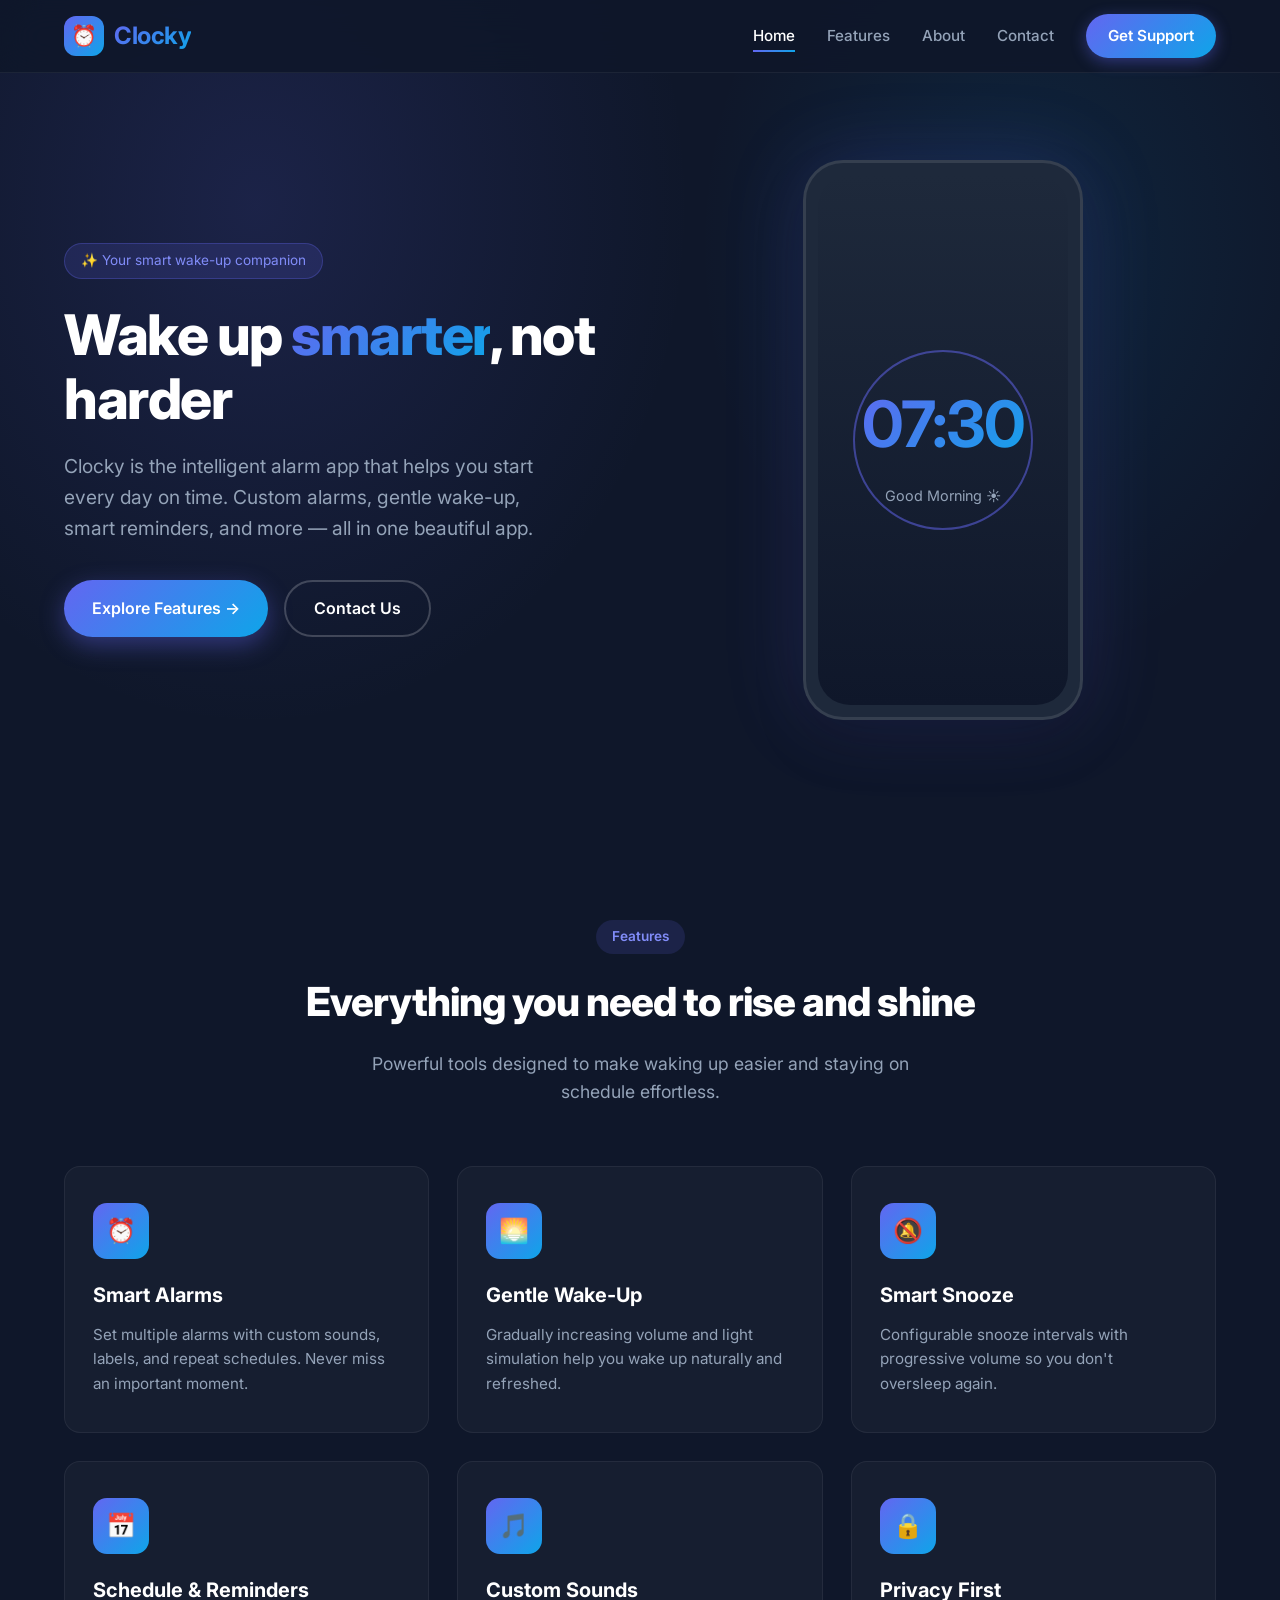
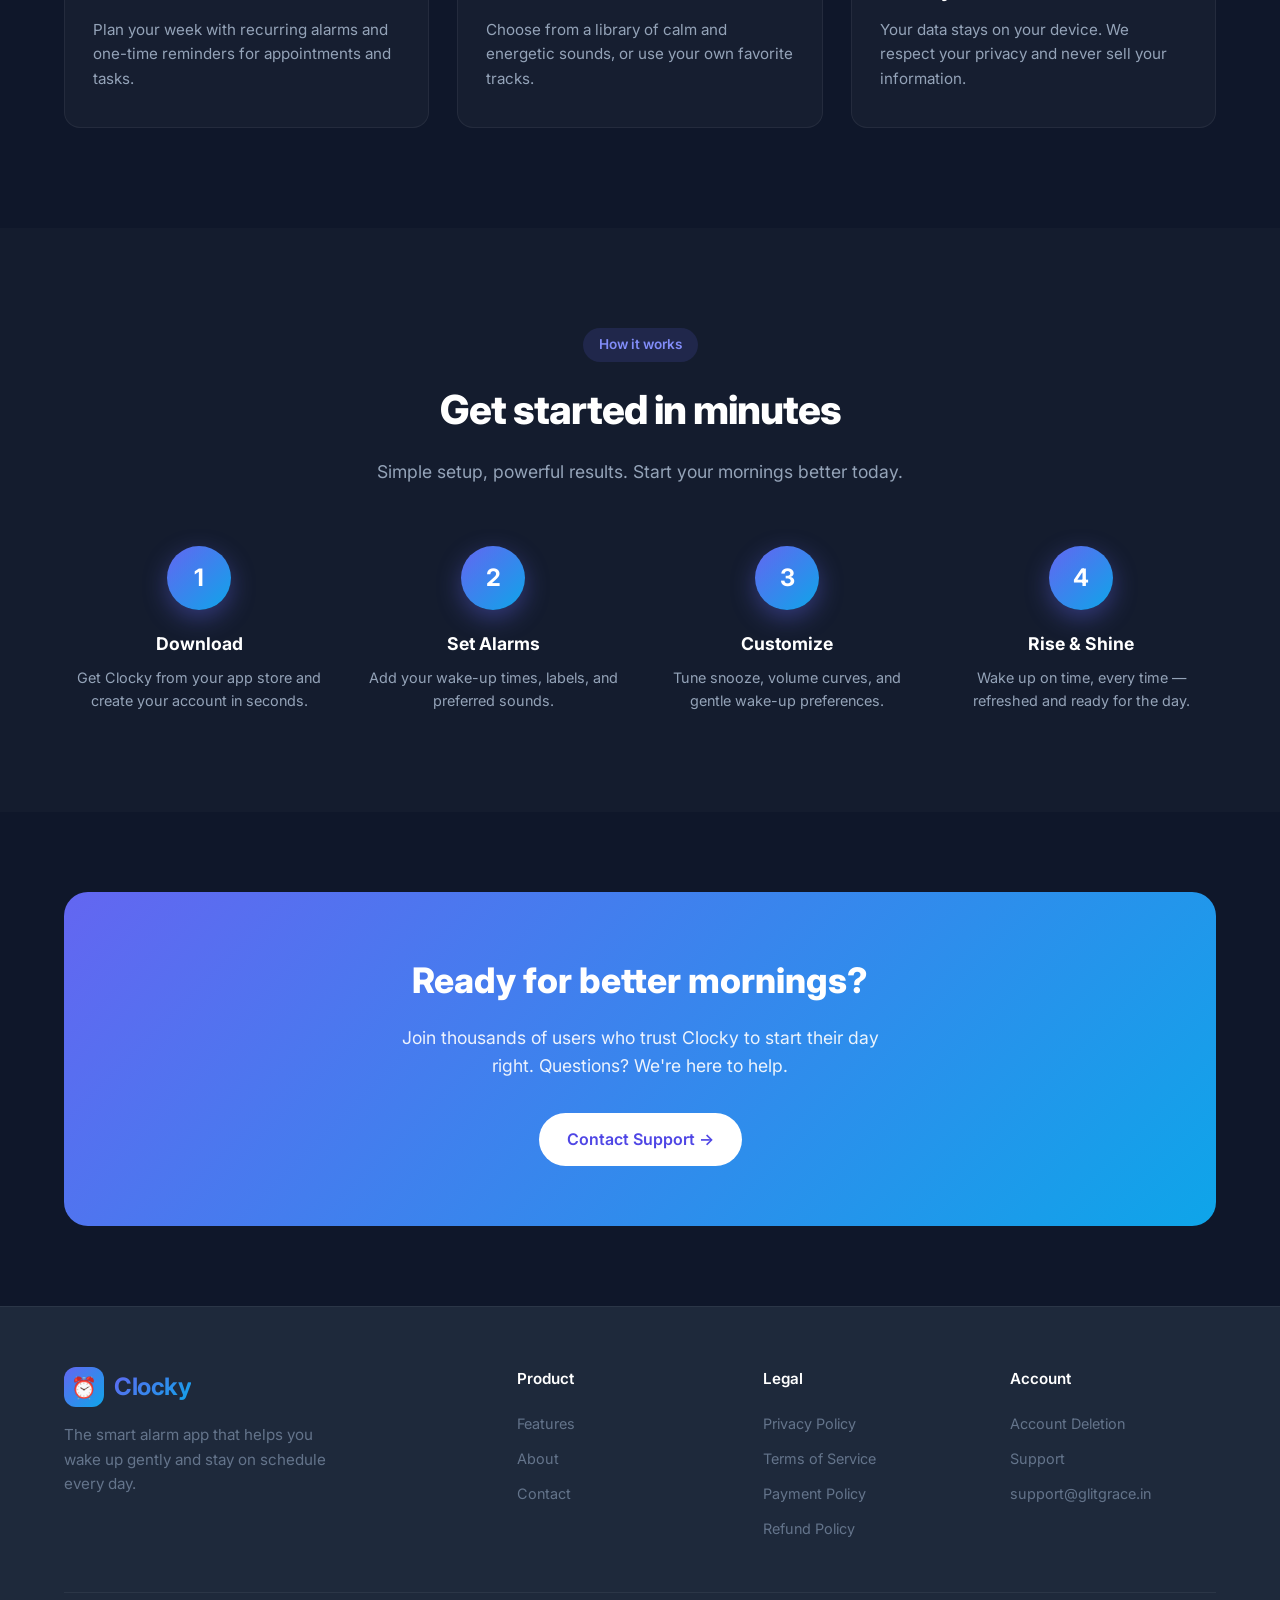
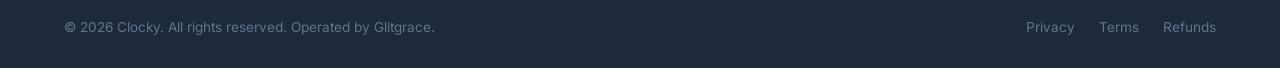
<file: index.html>
<!DOCTYPE html>
<html lang="en">
<head>
  <meta charset="UTF-8">
  <meta name="viewport" content="width=device-width, initial-scale=1.0">
  <meta name="description" content="Clocky - The smart alarm app that wakes you up gently and keeps you on schedule. Never miss an important moment again.">
  <meta name="keywords" content="alarm app, smart alarm, Clocky, wake up, reminder, alarm clock">
  <title>Clocky - Smart Alarm App</title>
  <link rel="preconnect" href="https://fonts.googleapis.com">
  <link rel="preconnect" href="https://fonts.gstatic.com" crossorigin>
  <link href="https://fonts.googleapis.com/css2?family=Inter:wght@400;500;600;700;800&display=swap" rel="stylesheet">
  <link rel="stylesheet" href="css/style.css">
  <link rel="icon" href="data:image/svg+xml,<svg xmlns='http://www.w3.org/2000/svg' viewBox='0 0 100 100'><text y='.9em' font-size='90'>⏰</text></svg>">
</head>
<body>
  <!-- Navbar -->
  <nav class="navbar">
    <div class="container nav-inner">
      <a href="index.html" class="logo">
        <div class="logo-icon">⏰</div>
        <span>Clocky</span>
      </a>
      <div class="nav-links">
        <a href="index.html" class="active">Home</a>
        <a href="pages/features.html">Features</a>
        <a href="pages/about.html">About</a>
        <a href="pages/contact.html">Contact</a>
        <a href="pages/contact.html" class="nav-cta">Get Support</a>
      </div>
      <div class="hamburger" aria-label="Menu">
        <span></span>
        <span></span>
        <span></span>
      </div>
    </div>
  </nav>

  <!-- Hero -->
  <section class="hero">
    <div class="container hero-content">
      <div class="hero-text">
        <div class="hero-badge">✨ Your smart wake-up companion</div>
        <h1>Wake up <span class="highlight">smarter</span>, not harder</h1>
        <p>Clocky is the intelligent alarm app that helps you start every day on time. Custom alarms, gentle wake-up, smart reminders, and more — all in one beautiful app.</p>
        <div class="hero-buttons">
          <a href="pages/features.html" class="btn btn-primary">Explore Features →</a>
          <a href="pages/contact.html" class="btn btn-outline">Contact Us</a>
        </div>
      </div>
      <div class="hero-visual">
        <div class="phone-mockup">
          <div class="phone-screen">
            <div class="alarm-rings"></div>
            <div class="alarm-rings"></div>
            <div class="alarm-display">
              <div class="alarm-time">07:30</div>
              <div class="alarm-label">Good Morning ☀️</div>
            </div>
          </div>
        </div>
      </div>
    </div>
  </section>

  <!-- Features Preview -->
  <section class="section">
    <div class="container">
      <div class="section-header">
        <span class="label">Features</span>
        <h2>Everything you need to rise and shine</h2>
        <p>Powerful tools designed to make waking up easier and staying on schedule effortless.</p>
      </div>
      <div class="features-grid">
        <div class="feature-card">
          <div class="feature-icon">⏰</div>
          <h3>Smart Alarms</h3>
          <p>Set multiple alarms with custom sounds, labels, and repeat schedules. Never miss an important moment.</p>
        </div>
        <div class="feature-card">
          <div class="feature-icon">🌅</div>
          <h3>Gentle Wake-Up</h3>
          <p>Gradually increasing volume and light simulation help you wake up naturally and refreshed.</p>
        </div>
        <div class="feature-card">
          <div class="feature-icon">🔕</div>
          <h3>Smart Snooze</h3>
          <p>Configurable snooze intervals with progressive volume so you don't oversleep again.</p>
        </div>
        <div class="feature-card">
          <div class="feature-icon">📅</div>
          <h3>Schedule & Reminders</h3>
          <p>Plan your week with recurring alarms and one-time reminders for appointments and tasks.</p>
        </div>
        <div class="feature-card">
          <div class="feature-icon">🎵</div>
          <h3>Custom Sounds</h3>
          <p>Choose from a library of calm and energetic sounds, or use your own favorite tracks.</p>
        </div>
        <div class="feature-card">
          <div class="feature-icon">🔒</div>
          <h3>Privacy First</h3>
          <p>Your data stays on your device. We respect your privacy and never sell your information.</p>
        </div>
      </div>
    </div>
  </section>

  <!-- How it works -->
  <section class="section" style="background: rgba(255,255,255,0.02);">
    <div class="container">
      <div class="section-header">
        <span class="label">How it works</span>
        <h2>Get started in minutes</h2>
        <p>Simple setup, powerful results. Start your mornings better today.</p>
      </div>
      <div class="steps">
        <div class="step">
          <div class="step-number">1</div>
          <h3>Download</h3>
          <p>Get Clocky from your app store and create your account in seconds.</p>
        </div>
        <div class="step">
          <div class="step-number">2</div>
          <h3>Set Alarms</h3>
          <p>Add your wake-up times, labels, and preferred sounds.</p>
        </div>
        <div class="step">
          <div class="step-number">3</div>
          <h3>Customize</h3>
          <p>Tune snooze, volume curves, and gentle wake-up preferences.</p>
        </div>
        <div class="step">
          <div class="step-number">4</div>
          <h3>Rise & Shine</h3>
          <p>Wake up on time, every time — refreshed and ready for the day.</p>
        </div>
      </div>
    </div>
  </section>

  <!-- CTA -->
  <section class="cta-section">
    <div class="container">
      <div class="cta-box">
        <h2>Ready for better mornings?</h2>
        <p>Join thousands of users who trust Clocky to start their day right. Questions? We're here to help.</p>
        <a href="pages/contact.html" class="btn">Contact Support →</a>
      </div>
    </div>
  </section>

  <!-- Footer -->
  <footer class="footer">
    <div class="container">
      <div class="footer-grid">
        <div class="footer-brand">
          <a href="index.html" class="logo">
            <div class="logo-icon">⏰</div>
            <span>Clocky</span>
          </a>
          <p>The smart alarm app that helps you wake up gently and stay on schedule every day.</p>
        </div>
        <div class="footer-col">
          <h4>Product</h4>
          <a href="pages/features.html">Features</a>
          <a href="pages/about.html">About</a>
          <a href="pages/contact.html">Contact</a>
        </div>
        <div class="footer-col">
          <h4>Legal</h4>
          <a href="pages/privacy-policy.html">Privacy Policy</a>
          <a href="pages/terms-of-service.html">Terms of Service</a>
          <a href="pages/payment-policy.html">Payment Policy</a>
          <a href="pages/refund-policy.html">Refund Policy</a>
        </div>
        <div class="footer-col">
          <h4>Account</h4>
          <a href="pages/account-deletion.html">Account Deletion</a>
          <a href="pages/contact.html">Support</a>
          <a href="mailto:support@glitgrace.in">support@glitgrace.in</a>
        </div>
      </div>
      <div class="footer-bottom">
        <p>© 2026 Clocky. All rights reserved. Operated by Glitgrace.</p>
        <div class="footer-bottom-links">
          <a href="pages/privacy-policy.html">Privacy</a>
          <a href="pages/terms-of-service.html">Terms</a>
          <a href="pages/refund-policy.html">Refunds</a>
        </div>
      </div>
    </div>
  </footer>

  <script src="js/main.js"></script>
</body>
</html>
</file>
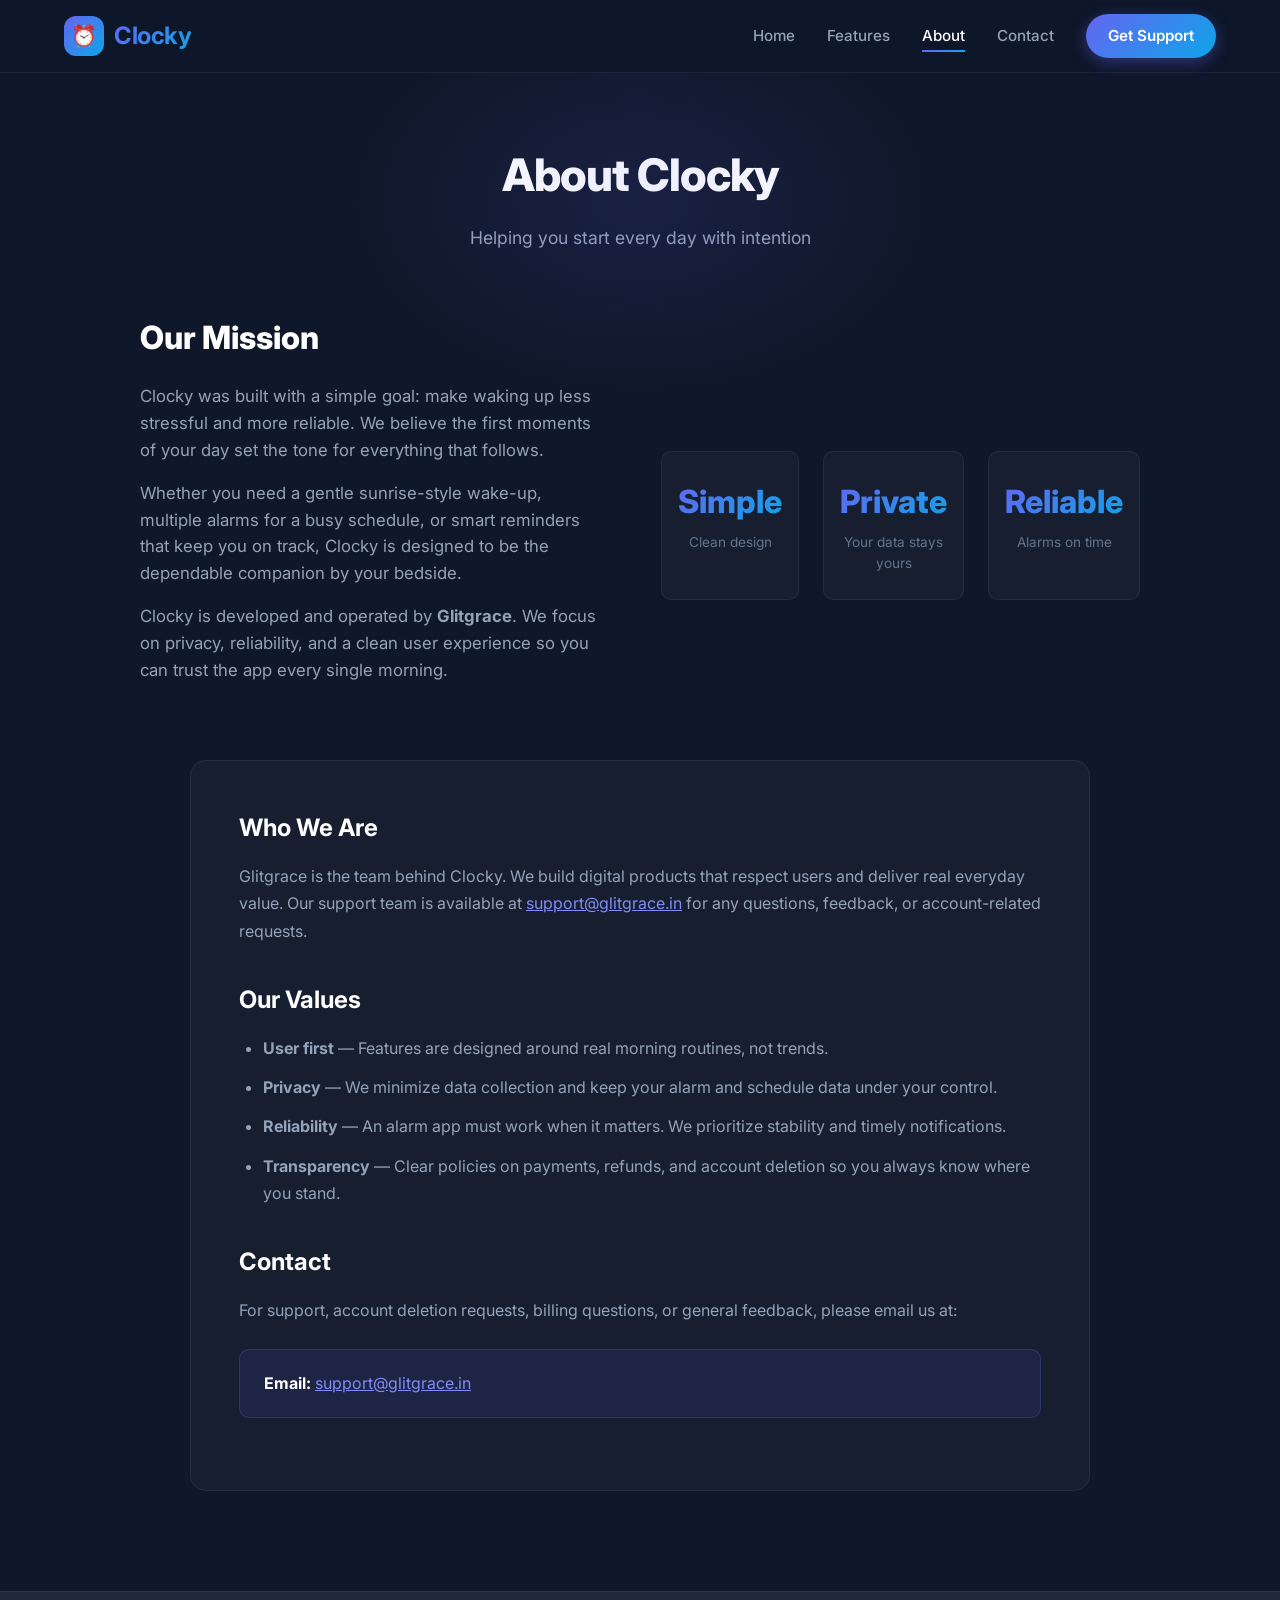
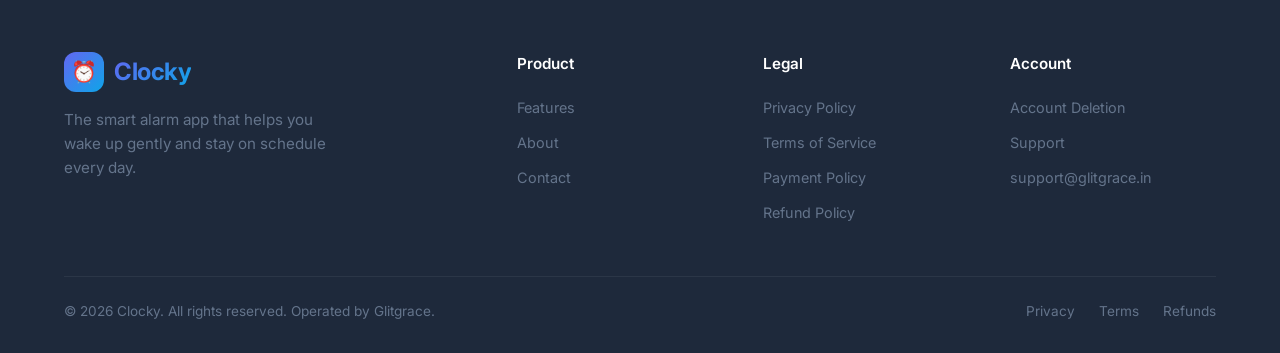
<file: pages/about.html>
<!DOCTYPE html>
<html lang="en">
<head>
  <meta charset="UTF-8">
  <meta name="viewport" content="width=device-width, initial-scale=1.0">
  <meta name="description" content="About Clocky - the smart alarm app by Glitgrace. Our mission is to help you start every day better.">
  <title>About - Clocky</title>
  <link rel="preconnect" href="https://fonts.googleapis.com">
  <link rel="preconnect" href="https://fonts.gstatic.com" crossorigin>
  <link href="https://fonts.googleapis.com/css2?family=Inter:wght@400;500;600;700;800&display=swap" rel="stylesheet">
  <link rel="stylesheet" href="../css/style.css">
  <link rel="icon" href="data:image/svg+xml,<svg xmlns='http://www.w3.org/2000/svg' viewBox='0 0 100 100'><text y='.9em' font-size='90'>⏰</text></svg>">
</head>
<body>
  <nav class="navbar">
    <div class="container nav-inner">
      <a href="../index.html" class="logo">
        <div class="logo-icon">⏰</div>
        <span>Clocky</span>
      </a>
      <div class="nav-links">
        <a href="../index.html">Home</a>
        <a href="features.html">Features</a>
        <a href="about.html" class="active">About</a>
        <a href="contact.html">Contact</a>
        <a href="contact.html" class="nav-cta">Get Support</a>
      </div>
      <div class="hamburger" aria-label="Menu">
        <span></span><span></span><span></span>
      </div>
    </div>
  </nav>

  <div class="page-header">
    <div class="container">
      <h1>About Clocky</h1>
      <p>Helping you start every day with intention</p>
    </div>
  </div>

  <section class="section content-section">
    <div class="container">
      <div class="about-grid">
        <div class="about-text">
          <h2>Our Mission</h2>
          <p>Clocky was built with a simple goal: make waking up less stressful and more reliable. We believe the first moments of your day set the tone for everything that follows.</p>
          <p>Whether you need a gentle sunrise-style wake-up, multiple alarms for a busy schedule, or smart reminders that keep you on track, Clocky is designed to be the dependable companion by your bedside.</p>
          <p>Clocky is developed and operated by <strong>Glitgrace</strong>. We focus on privacy, reliability, and a clean user experience so you can trust the app every single morning.</p>
        </div>
        <div>
          <div class="stats-row">
            <div class="stat">
              <div class="stat-number">Simple</div>
              <div class="stat-label">Clean design</div>
            </div>
            <div class="stat">
              <div class="stat-number">Private</div>
              <div class="stat-label">Your data stays yours</div>
            </div>
            <div class="stat">
              <div class="stat-number">Reliable</div>
              <div class="stat-label">Alarms on time</div>
            </div>
          </div>
        </div>
      </div>

      <div class="content-card" style="margin-top: 60px;">
        <h2>Who We Are</h2>
        <p>Glitgrace is the team behind Clocky. We build digital products that respect users and deliver real everyday value. Our support team is available at <a href="mailto:support@glitgrace.in">support@glitgrace.in</a> for any questions, feedback, or account-related requests.</p>

        <h2>Our Values</h2>
        <ul>
          <li><strong>User first</strong> — Features are designed around real morning routines, not trends.</li>
          <li><strong>Privacy</strong> — We minimize data collection and keep your alarm and schedule data under your control.</li>
          <li><strong>Reliability</strong> — An alarm app must work when it matters. We prioritize stability and timely notifications.</li>
          <li><strong>Transparency</strong> — Clear policies on payments, refunds, and account deletion so you always know where you stand.</li>
        </ul>

        <h2>Contact</h2>
        <p>For support, account deletion requests, billing questions, or general feedback, please email us at:</p>
        <div class="highlight-box">
          <p><strong>Email:</strong> <a href="mailto:support@glitgrace.in">support@glitgrace.in</a></p>
        </div>
      </div>
    </div>
  </section>

  <footer class="footer">
    <div class="container">
      <div class="footer-grid">
        <div class="footer-brand">
          <a href="../index.html" class="logo">
            <div class="logo-icon">⏰</div>
            <span>Clocky</span>
          </a>
          <p>The smart alarm app that helps you wake up gently and stay on schedule every day.</p>
        </div>
        <div class="footer-col">
          <h4>Product</h4>
          <a href="features.html">Features</a>
          <a href="about.html">About</a>
          <a href="contact.html">Contact</a>
        </div>
        <div class="footer-col">
          <h4>Legal</h4>
          <a href="privacy-policy.html">Privacy Policy</a>
          <a href="terms-of-service.html">Terms of Service</a>
          <a href="payment-policy.html">Payment Policy</a>
          <a href="refund-policy.html">Refund Policy</a>
        </div>
        <div class="footer-col">
          <h4>Account</h4>
          <a href="account-deletion.html">Account Deletion</a>
          <a href="contact.html">Support</a>
          <a href="mailto:support@glitgrace.in">support@glitgrace.in</a>
        </div>
      </div>
      <div class="footer-bottom">
        <p>© 2026 Clocky. All rights reserved. Operated by Glitgrace.</p>
        <div class="footer-bottom-links">
          <a href="privacy-policy.html">Privacy</a>
          <a href="terms-of-service.html">Terms</a>
          <a href="refund-policy.html">Refunds</a>
        </div>
      </div>
    </div>
  </footer>
  <script src="../js/main.js"></script>
</body>
</html>
</file>
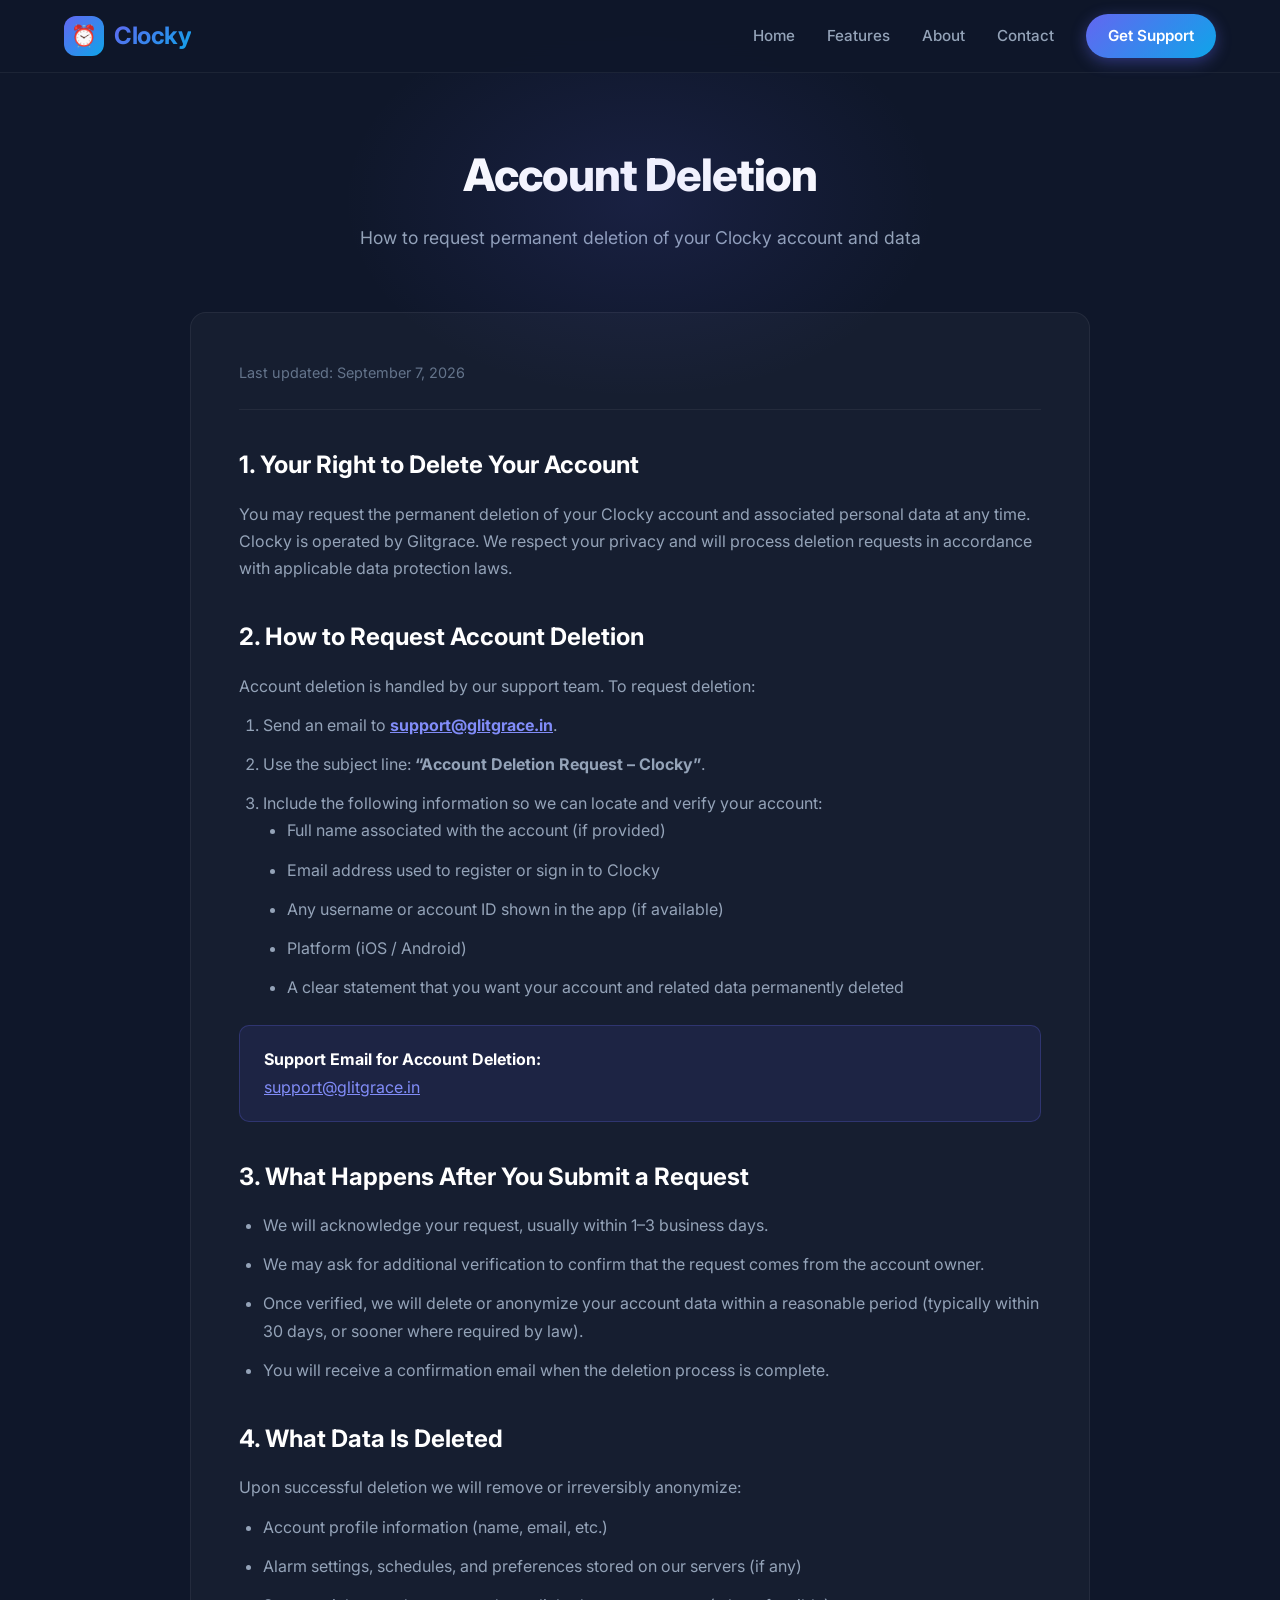
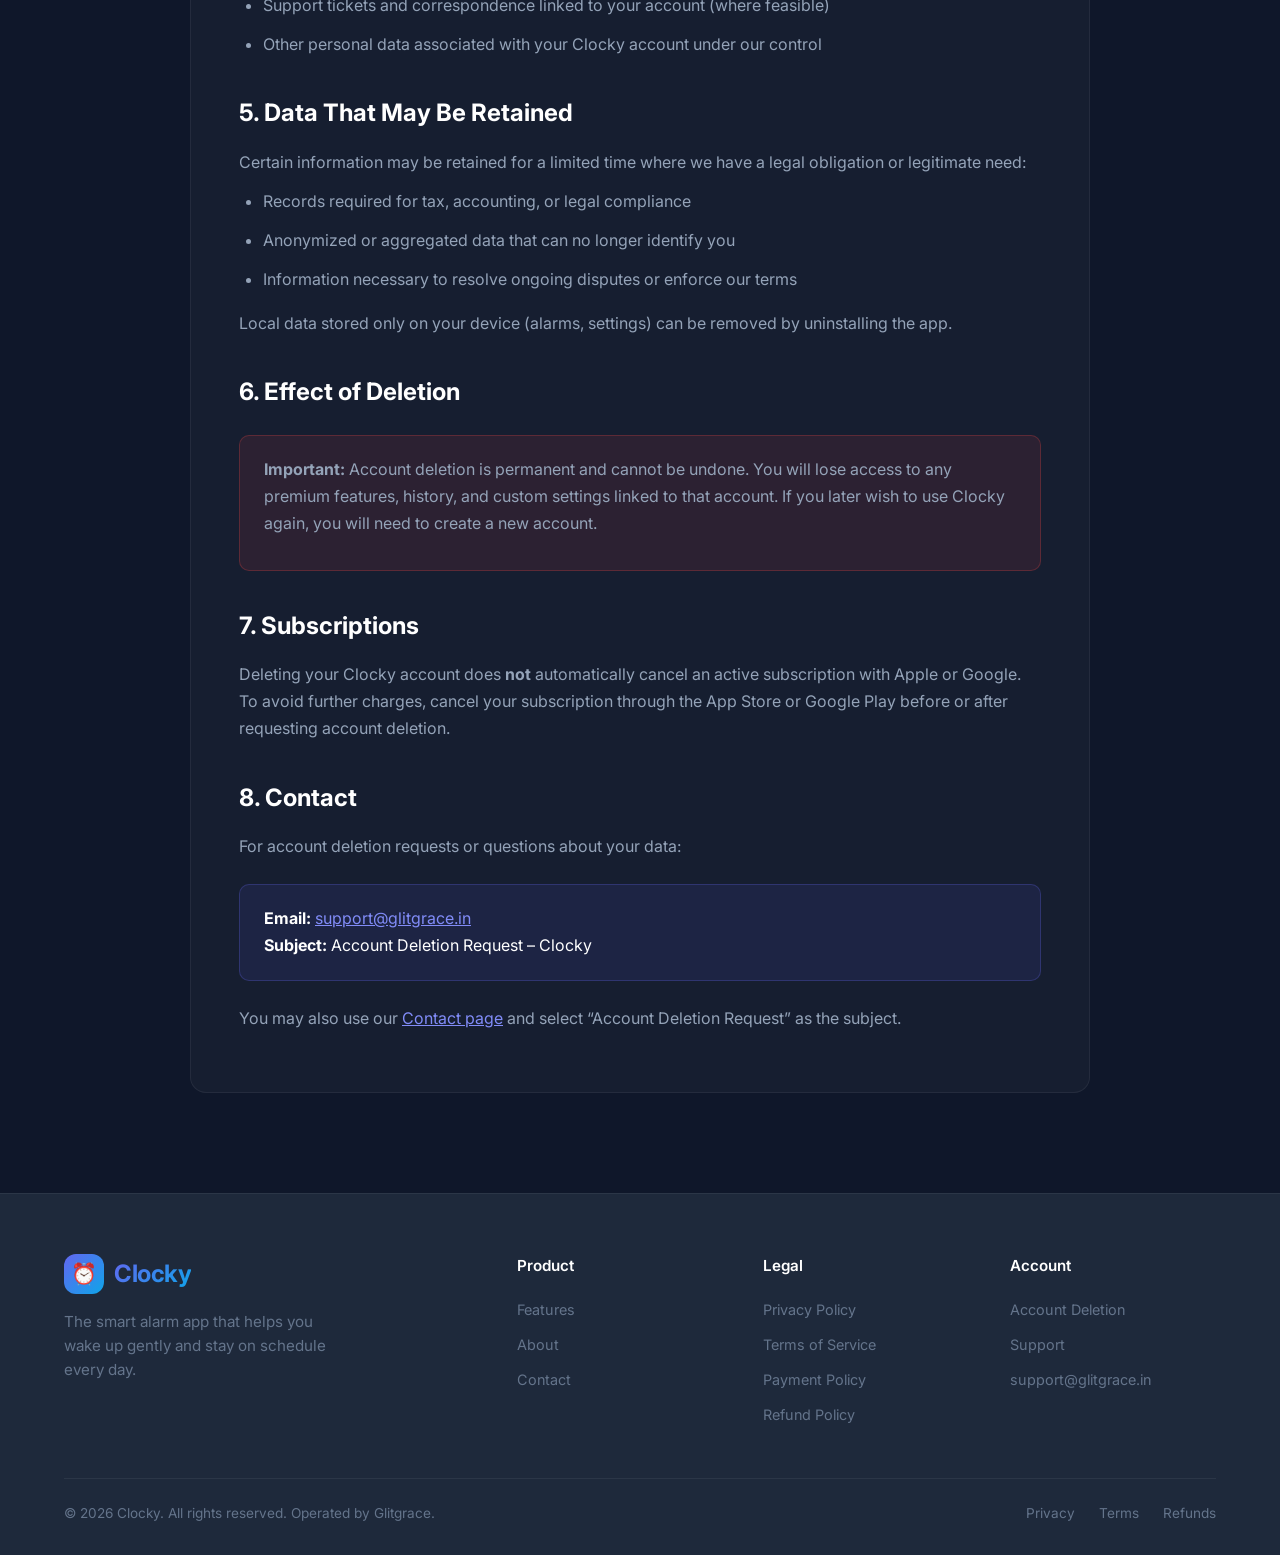
<file: pages/account-deletion.html>
<!DOCTYPE html>
<html lang="en">
<head>
  <meta charset="UTF-8">
  <meta name="viewport" content="width=device-width, initial-scale=1.0">
  <meta name="description" content="Request deletion of your Clocky account and associated data by contacting support@glitgrace.in.">
  <title>Account Deletion - Clocky</title>
  <link rel="preconnect" href="https://fonts.googleapis.com">
  <link rel="preconnect" href="https://fonts.gstatic.com" crossorigin>
  <link href="https://fonts.googleapis.com/css2?family=Inter:wght@400;500;600;700;800&display=swap" rel="stylesheet">
  <link rel="stylesheet" href="../css/style.css">
  <link rel="icon" href="data:image/svg+xml,<svg xmlns='http://www.w3.org/2000/svg' viewBox='0 0 100 100'><text y='.9em' font-size='90'>⏰</text></svg>">
</head>
<body>
  <nav class="navbar">
    <div class="container nav-inner">
      <a href="../index.html" class="logo">
        <div class="logo-icon">⏰</div>
        <span>Clocky</span>
      </a>
      <div class="nav-links">
        <a href="../index.html">Home</a>
        <a href="features.html">Features</a>
        <a href="about.html">About</a>
        <a href="contact.html">Contact</a>
        <a href="contact.html" class="nav-cta">Get Support</a>
      </div>
      <div class="hamburger" aria-label="Menu">
        <span></span><span></span><span></span>
      </div>
    </div>
  </nav>

  <div class="page-header">
    <div class="container">
      <h1>Account Deletion</h1>
      <p>How to request permanent deletion of your Clocky account and data</p>
    </div>
  </div>

  <section class="section content-section">
    <div class="container">
      <div class="content-card">
        <p class="last-updated">Last updated: September 7, 2026</p>

        <h2>1. Your Right to Delete Your Account</h2>
        <p>You may request the permanent deletion of your Clocky account and associated personal data at any time. Clocky is operated by Glitgrace. We respect your privacy and will process deletion requests in accordance with applicable data protection laws.</p>

        <h2>2. How to Request Account Deletion</h2>
        <p>Account deletion is handled by our support team. To request deletion:</p>
        <ol>
          <li>Send an email to <strong><a href="mailto:support@glitgrace.in">support@glitgrace.in</a></strong>.</li>
          <li>Use the subject line: <strong>“Account Deletion Request – Clocky”</strong>.</li>
          <li>Include the following information so we can locate and verify your account:
            <ul>
              <li>Full name associated with the account (if provided)</li>
              <li>Email address used to register or sign in to Clocky</li>
              <li>Any username or account ID shown in the app (if available)</li>
              <li>Platform (iOS / Android)</li>
              <li>A clear statement that you want your account and related data permanently deleted</li>
            </ul>
          </li>
        </ol>

        <div class="highlight-box">
          <p><strong>Support Email for Account Deletion:</strong><br>
          <a href="mailto:support@glitgrace.in?subject=Account%20Deletion%20Request%20–%20Clocky">support@glitgrace.in</a></p>
        </div>

        <h2>3. What Happens After You Submit a Request</h2>
        <ul>
          <li>We will acknowledge your request, usually within 1–3 business days.</li>
          <li>We may ask for additional verification to confirm that the request comes from the account owner.</li>
          <li>Once verified, we will delete or anonymize your account data within a reasonable period (typically within 30 days, or sooner where required by law).</li>
          <li>You will receive a confirmation email when the deletion process is complete.</li>
        </ul>

        <h2>4. What Data Is Deleted</h2>
        <p>Upon successful deletion we will remove or irreversibly anonymize:</p>
        <ul>
          <li>Account profile information (name, email, etc.)</li>
          <li>Alarm settings, schedules, and preferences stored on our servers (if any)</li>
          <li>Support tickets and correspondence linked to your account (where feasible)</li>
          <li>Other personal data associated with your Clocky account under our control</li>
        </ul>

        <h2>5. Data That May Be Retained</h2>
        <p>Certain information may be retained for a limited time where we have a legal obligation or legitimate need:</p>
        <ul>
          <li>Records required for tax, accounting, or legal compliance</li>
          <li>Anonymized or aggregated data that can no longer identify you</li>
          <li>Information necessary to resolve ongoing disputes or enforce our terms</li>
        </ul>
        <p>Local data stored only on your device (alarms, settings) can be removed by uninstalling the app.</p>

        <h2>6. Effect of Deletion</h2>
        <div class="warning-box">
          <p><strong>Important:</strong> Account deletion is permanent and cannot be undone. You will lose access to any premium features, history, and custom settings linked to that account. If you later wish to use Clocky again, you will need to create a new account.</p>
        </div>

        <h2>7. Subscriptions</h2>
        <p>Deleting your Clocky account does <strong>not</strong> automatically cancel an active subscription with Apple or Google. To avoid further charges, cancel your subscription through the App Store or Google Play before or after requesting account deletion.</p>

        <h2>8. Contact</h2>
        <p>For account deletion requests or questions about your data:</p>
        <div class="highlight-box">
          <p><strong>Email:</strong> <a href="mailto:support@glitgrace.in">support@glitgrace.in</a><br>
          <strong>Subject:</strong> Account Deletion Request – Clocky</p>
        </div>
        <p>You may also use our <a href="contact.html">Contact page</a> and select “Account Deletion Request” as the subject.</p>
      </div>
    </div>
  </section>

  <footer class="footer">
    <div class="container">
      <div class="footer-grid">
        <div class="footer-brand">
          <a href="../index.html" class="logo">
            <div class="logo-icon">⏰</div>
            <span>Clocky</span>
          </a>
          <p>The smart alarm app that helps you wake up gently and stay on schedule every day.</p>
        </div>
        <div class="footer-col">
          <h4>Product</h4>
          <a href="features.html">Features</a>
          <a href="about.html">About</a>
          <a href="contact.html">Contact</a>
        </div>
        <div class="footer-col">
          <h4>Legal</h4>
          <a href="privacy-policy.html">Privacy Policy</a>
          <a href="terms-of-service.html">Terms of Service</a>
          <a href="payment-policy.html">Payment Policy</a>
          <a href="refund-policy.html">Refund Policy</a>
        </div>
        <div class="footer-col">
          <h4>Account</h4>
          <a href="account-deletion.html">Account Deletion</a>
          <a href="contact.html">Support</a>
          <a href="mailto:support@glitgrace.in">support@glitgrace.in</a>
        </div>
      </div>
      <div class="footer-bottom">
        <p>© 2026 Clocky. All rights reserved. Operated by Glitgrace.</p>
        <div class="footer-bottom-links">
          <a href="privacy-policy.html">Privacy</a>
          <a href="terms-of-service.html">Terms</a>
          <a href="refund-policy.html">Refunds</a>
        </div>
      </div>
    </div>
  </footer>
  <script src="../js/main.js"></script>
</body>
</html>
</file>
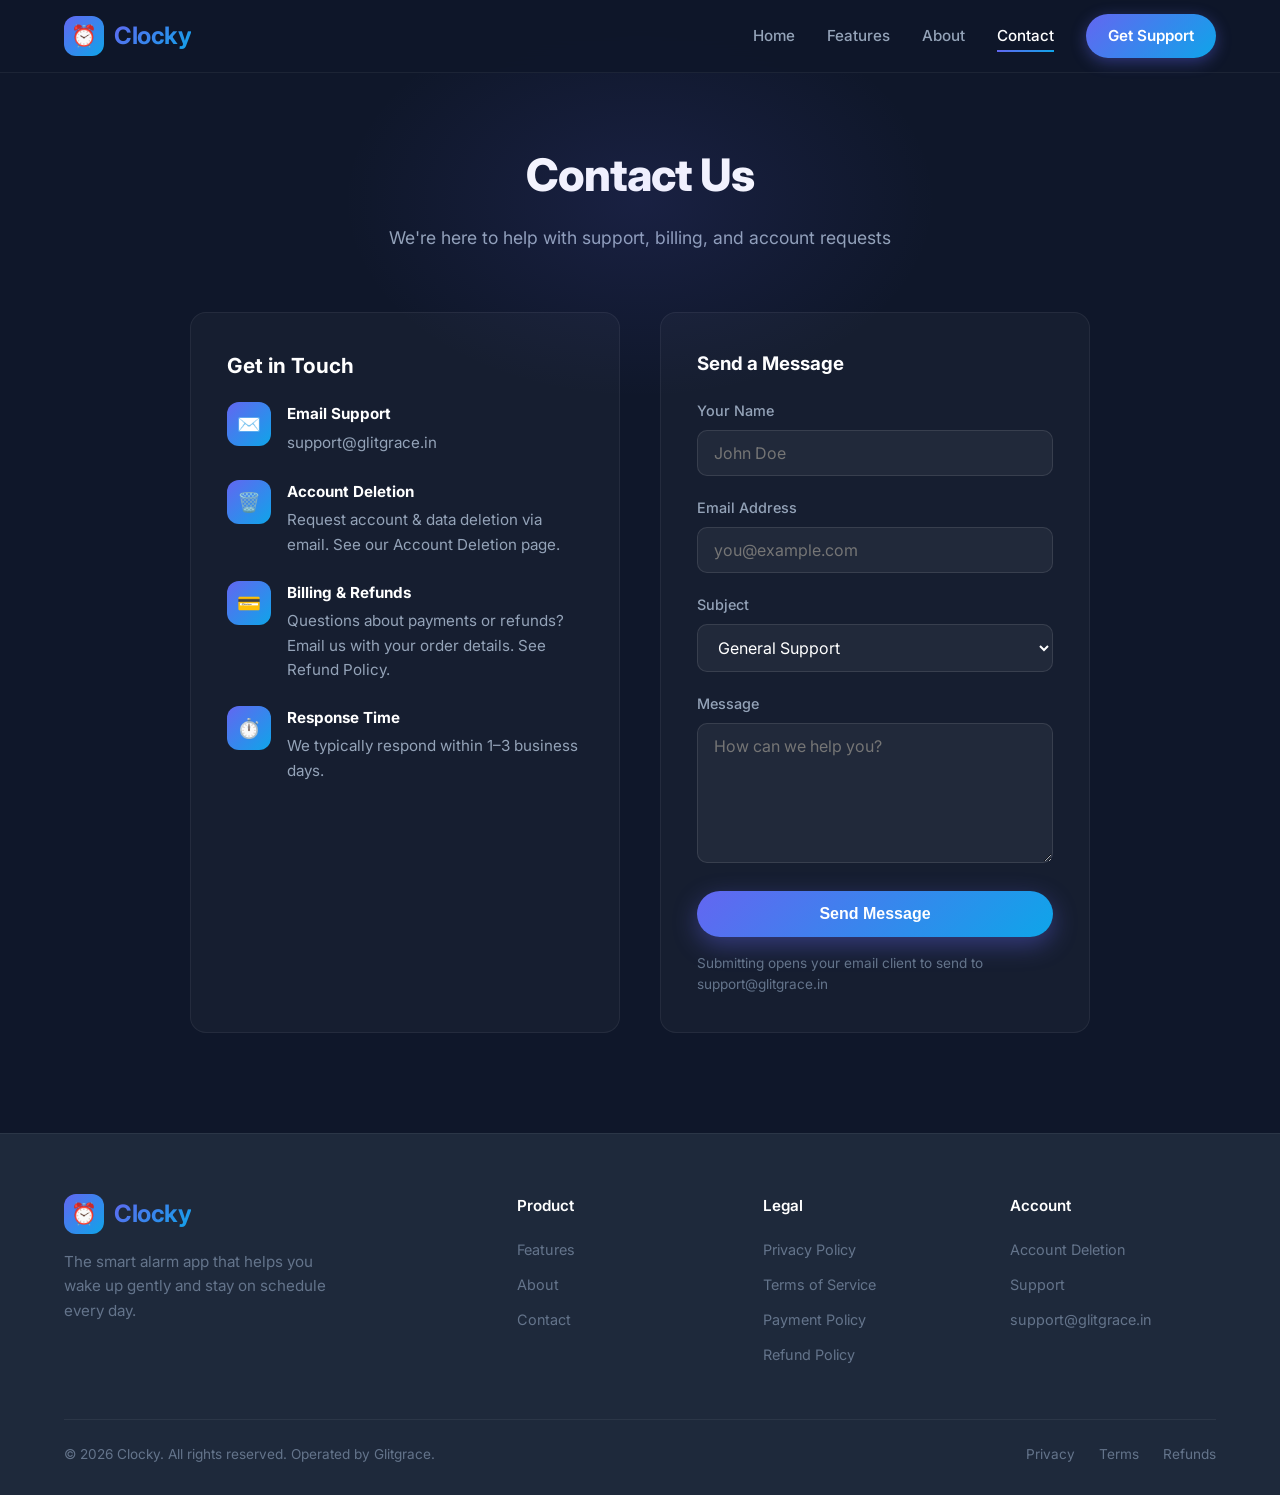
<file: pages/contact.html>
<!DOCTYPE html>
<html lang="en">
<head>
  <meta charset="UTF-8">
  <meta name="viewport" content="width=device-width, initial-scale=1.0">
  <meta name="description" content="Contact Clocky support at support@glitgrace.in for help, account deletion, billing, or feedback.">
  <title>Contact - Clocky</title>
  <link rel="preconnect" href="https://fonts.googleapis.com">
  <link rel="preconnect" href="https://fonts.gstatic.com" crossorigin>
  <link href="https://fonts.googleapis.com/css2?family=Inter:wght@400;500;600;700;800&display=swap" rel="stylesheet">
  <link rel="stylesheet" href="../css/style.css">
  <link rel="icon" href="data:image/svg+xml,<svg xmlns='http://www.w3.org/2000/svg' viewBox='0 0 100 100'><text y='.9em' font-size='90'>⏰</text></svg>">
</head>
<body>
  <nav class="navbar">
    <div class="container nav-inner">
      <a href="../index.html" class="logo">
        <div class="logo-icon">⏰</div>
        <span>Clocky</span>
      </a>
      <div class="nav-links">
        <a href="../index.html">Home</a>
        <a href="features.html">Features</a>
        <a href="about.html">About</a>
        <a href="contact.html" class="active">Contact</a>
        <a href="contact.html" class="nav-cta">Get Support</a>
      </div>
      <div class="hamburger" aria-label="Menu">
        <span></span><span></span><span></span>
      </div>
    </div>
  </nav>

  <div class="page-header">
    <div class="container">
      <h1>Contact Us</h1>
      <p>We're here to help with support, billing, and account requests</p>
    </div>
  </div>

  <section class="section content-section">
    <div class="container">
      <div class="contact-grid">
        <div class="contact-info-card">
          <h3>Get in Touch</h3>
          <div class="contact-item">
            <div class="contact-item-icon">✉️</div>
            <div>
              <h4>Email Support</h4>
              <a href="mailto:support@glitgrace.in">support@glitgrace.in</a>
            </div>
          </div>
          <div class="contact-item">
            <div class="contact-item-icon">🗑️</div>
            <div>
              <h4>Account Deletion</h4>
              <p>Request account & data deletion via email. See our <a href="account-deletion.html">Account Deletion</a> page.</p>
            </div>
          </div>
          <div class="contact-item">
            <div class="contact-item-icon">💳</div>
            <div>
              <h4>Billing & Refunds</h4>
              <p>Questions about payments or refunds? Email us with your order details. See <a href="refund-policy.html">Refund Policy</a>.</p>
            </div>
          </div>
          <div class="contact-item">
            <div class="contact-item-icon">⏱️</div>
            <div>
              <h4>Response Time</h4>
              <p>We typically respond within 1–3 business days.</p>
            </div>
          </div>
        </div>

        <div class="contact-form">
          <h3 style="margin-bottom: 20px;">Send a Message</h3>
          <form id="contactForm">
            <div class="form-group">
              <label for="name">Your Name</label>
              <input type="text" id="name" name="name" required placeholder="John Doe">
            </div>
            <div class="form-group">
              <label for="email">Email Address</label>
              <input type="email" id="email" name="email" required placeholder="you@example.com">
            </div>
            <div class="form-group">
              <label for="subject">Subject</label>
              <select id="subject" name="subject">
                <option value="General Support">General Support</option>
                <option value="Account Deletion Request">Account Deletion Request</option>
                <option value="Billing / Payment">Billing / Payment</option>
                <option value="Refund Request">Refund Request</option>
                <option value="Feature Feedback">Feature Feedback</option>
                <option value="Bug Report">Bug Report</option>
                <option value="Other">Other</option>
              </select>
            </div>
            <div class="form-group">
              <label for="message">Message</label>
              <textarea id="message" name="message" required placeholder="How can we help you?"></textarea>
            </div>
            <button type="submit" class="btn btn-primary" style="width: 100%; justify-content: center;">Send Message</button>
          </form>
          <p style="margin-top: 16px; font-size: 0.85rem; color: var(--gray);">Submitting opens your email client to send to support@glitgrace.in</p>
        </div>
      </div>
    </div>
  </section>

  <footer class="footer">
    <div class="container">
      <div class="footer-grid">
        <div class="footer-brand">
          <a href="../index.html" class="logo">
            <div class="logo-icon">⏰</div>
            <span>Clocky</span>
          </a>
          <p>The smart alarm app that helps you wake up gently and stay on schedule every day.</p>
        </div>
        <div class="footer-col">
          <h4>Product</h4>
          <a href="features.html">Features</a>
          <a href="about.html">About</a>
          <a href="contact.html">Contact</a>
        </div>
        <div class="footer-col">
          <h4>Legal</h4>
          <a href="privacy-policy.html">Privacy Policy</a>
          <a href="terms-of-service.html">Terms of Service</a>
          <a href="payment-policy.html">Payment Policy</a>
          <a href="refund-policy.html">Refund Policy</a>
        </div>
        <div class="footer-col">
          <h4>Account</h4>
          <a href="account-deletion.html">Account Deletion</a>
          <a href="contact.html">Support</a>
          <a href="mailto:support@glitgrace.in">support@glitgrace.in</a>
        </div>
      </div>
      <div class="footer-bottom">
        <p>© 2026 Clocky. All rights reserved. Operated by Glitgrace.</p>
        <div class="footer-bottom-links">
          <a href="privacy-policy.html">Privacy</a>
          <a href="terms-of-service.html">Terms</a>
          <a href="refund-policy.html">Refunds</a>
        </div>
      </div>
    </div>
  </footer>
  <script src="../js/main.js"></script>
</body>
</html>
</file>
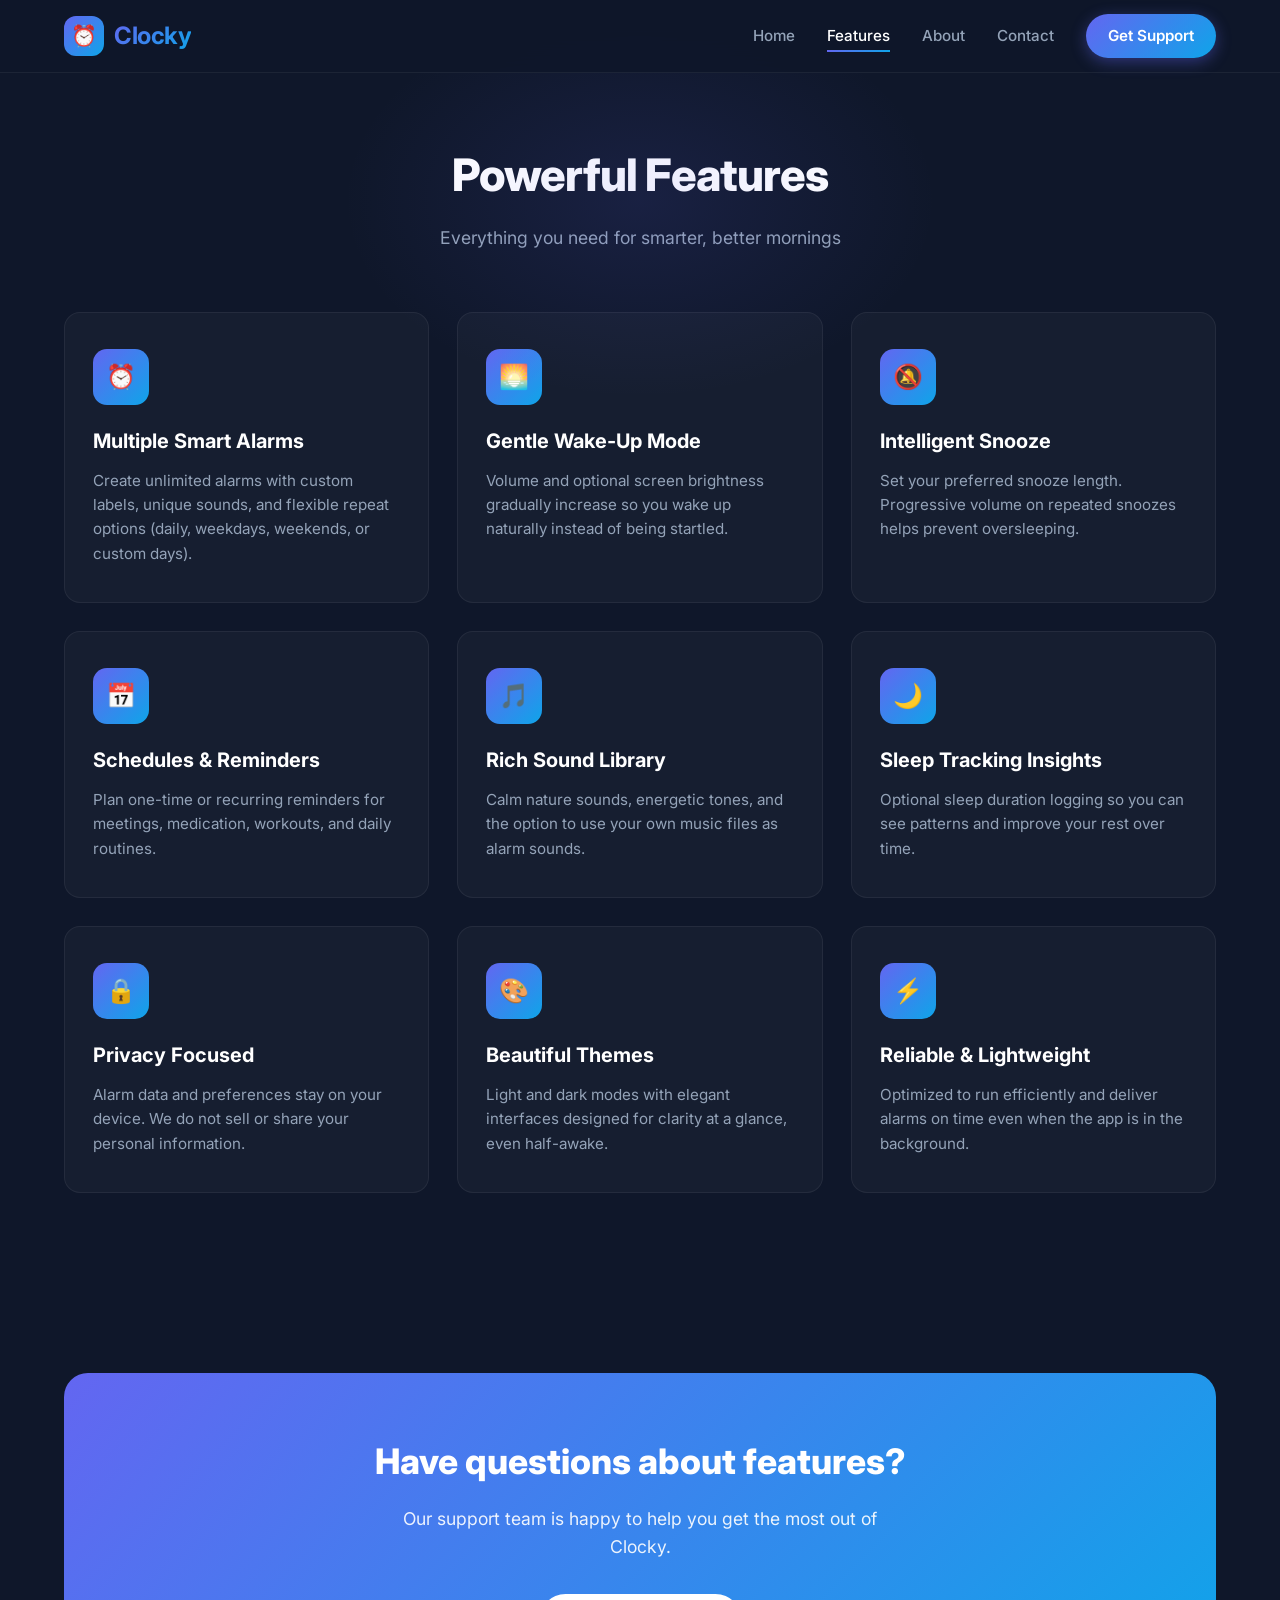
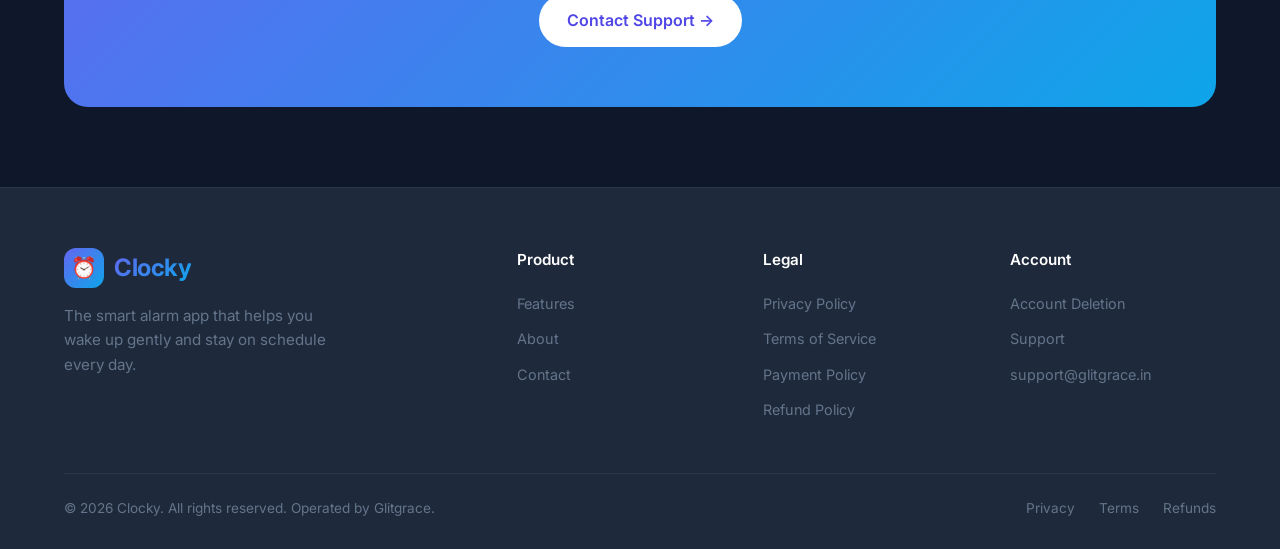
<file: pages/features.html>
<!DOCTYPE html>
<html lang="en">
<head>
  <meta charset="UTF-8">
  <meta name="viewport" content="width=device-width, initial-scale=1.0">
  <meta name="description" content="Explore all features of Clocky - smart alarms, gentle wake-up, custom sounds, schedules and more.">
  <title>Features - Clocky</title>
  <link rel="preconnect" href="https://fonts.googleapis.com">
  <link rel="preconnect" href="https://fonts.gstatic.com" crossorigin>
  <link href="https://fonts.googleapis.com/css2?family=Inter:wght@400;500;600;700;800&display=swap" rel="stylesheet">
  <link rel="stylesheet" href="../css/style.css">
  <link rel="icon" href="data:image/svg+xml,<svg xmlns='http://www.w3.org/2000/svg' viewBox='0 0 100 100'><text y='.9em' font-size='90'>⏰</text></svg>">
</head>
<body>
  <nav class="navbar">
    <div class="container nav-inner">
      <a href="../index.html" class="logo">
        <div class="logo-icon">⏰</div>
        <span>Clocky</span>
      </a>
      <div class="nav-links">
        <a href="../index.html">Home</a>
        <a href="features.html" class="active">Features</a>
        <a href="about.html">About</a>
        <a href="contact.html">Contact</a>
        <a href="contact.html" class="nav-cta">Get Support</a>
      </div>
      <div class="hamburger" aria-label="Menu">
        <span></span><span></span><span></span>
      </div>
    </div>
  </nav>

  <div class="page-header">
    <div class="container">
      <h1>Powerful Features</h1>
      <p>Everything you need for smarter, better mornings</p>
    </div>
  </div>

  <section class="section content-section">
    <div class="container">
      <div class="features-grid">
        <div class="feature-card">
          <div class="feature-icon">⏰</div>
          <h3>Multiple Smart Alarms</h3>
          <p>Create unlimited alarms with custom labels, unique sounds, and flexible repeat options (daily, weekdays, weekends, or custom days).</p>
        </div>
        <div class="feature-card">
          <div class="feature-icon">🌅</div>
          <h3>Gentle Wake-Up Mode</h3>
          <p>Volume and optional screen brightness gradually increase so you wake up naturally instead of being startled.</p>
        </div>
        <div class="feature-card">
          <div class="feature-icon">🔕</div>
          <h3>Intelligent Snooze</h3>
          <p>Set your preferred snooze length. Progressive volume on repeated snoozes helps prevent oversleeping.</p>
        </div>
        <div class="feature-card">
          <div class="feature-icon">📅</div>
          <h3>Schedules & Reminders</h3>
          <p>Plan one-time or recurring reminders for meetings, medication, workouts, and daily routines.</p>
        </div>
        <div class="feature-card">
          <div class="feature-icon">🎵</div>
          <h3>Rich Sound Library</h3>
          <p>Calm nature sounds, energetic tones, and the option to use your own music files as alarm sounds.</p>
        </div>
        <div class="feature-card">
          <div class="feature-icon">🌙</div>
          <h3>Sleep Tracking Insights</h3>
          <p>Optional sleep duration logging so you can see patterns and improve your rest over time.</p>
        </div>
        <div class="feature-card">
          <div class="feature-icon">🔒</div>
          <h3>Privacy Focused</h3>
          <p>Alarm data and preferences stay on your device. We do not sell or share your personal information.</p>
        </div>
        <div class="feature-card">
          <div class="feature-icon">🎨</div>
          <h3>Beautiful Themes</h3>
          <p>Light and dark modes with elegant interfaces designed for clarity at a glance, even half-awake.</p>
        </div>
        <div class="feature-card">
          <div class="feature-icon">⚡</div>
          <h3>Reliable & Lightweight</h3>
          <p>Optimized to run efficiently and deliver alarms on time even when the app is in the background.</p>
        </div>
      </div>
    </div>
  </section>

  <section class="cta-section">
    <div class="container">
      <div class="cta-box">
        <h2>Have questions about features?</h2>
        <p>Our support team is happy to help you get the most out of Clocky.</p>
        <a href="contact.html" class="btn">Contact Support →</a>
      </div>
    </div>
  </section>

  <footer class="footer">
    <div class="container">
      <div class="footer-grid">
        <div class="footer-brand">
          <a href="../index.html" class="logo">
            <div class="logo-icon">⏰</div>
            <span>Clocky</span>
          </a>
          <p>The smart alarm app that helps you wake up gently and stay on schedule every day.</p>
        </div>
        <div class="footer-col">
          <h4>Product</h4>
          <a href="features.html">Features</a>
          <a href="about.html">About</a>
          <a href="contact.html">Contact</a>
        </div>
        <div class="footer-col">
          <h4>Legal</h4>
          <a href="privacy-policy.html">Privacy Policy</a>
          <a href="terms-of-service.html">Terms of Service</a>
          <a href="payment-policy.html">Payment Policy</a>
          <a href="refund-policy.html">Refund Policy</a>
        </div>
        <div class="footer-col">
          <h4>Account</h4>
          <a href="account-deletion.html">Account Deletion</a>
          <a href="contact.html">Support</a>
          <a href="mailto:support@glitgrace.in">support@glitgrace.in</a>
        </div>
      </div>
      <div class="footer-bottom">
        <p>© 2026 Clocky. All rights reserved. Operated by Glitgrace.</p>
        <div class="footer-bottom-links">
          <a href="privacy-policy.html">Privacy</a>
          <a href="terms-of-service.html">Terms</a>
          <a href="refund-policy.html">Refunds</a>
        </div>
      </div>
    </div>
  </footer>
  <script src="../js/main.js"></script>
</body>
</html>
</file>
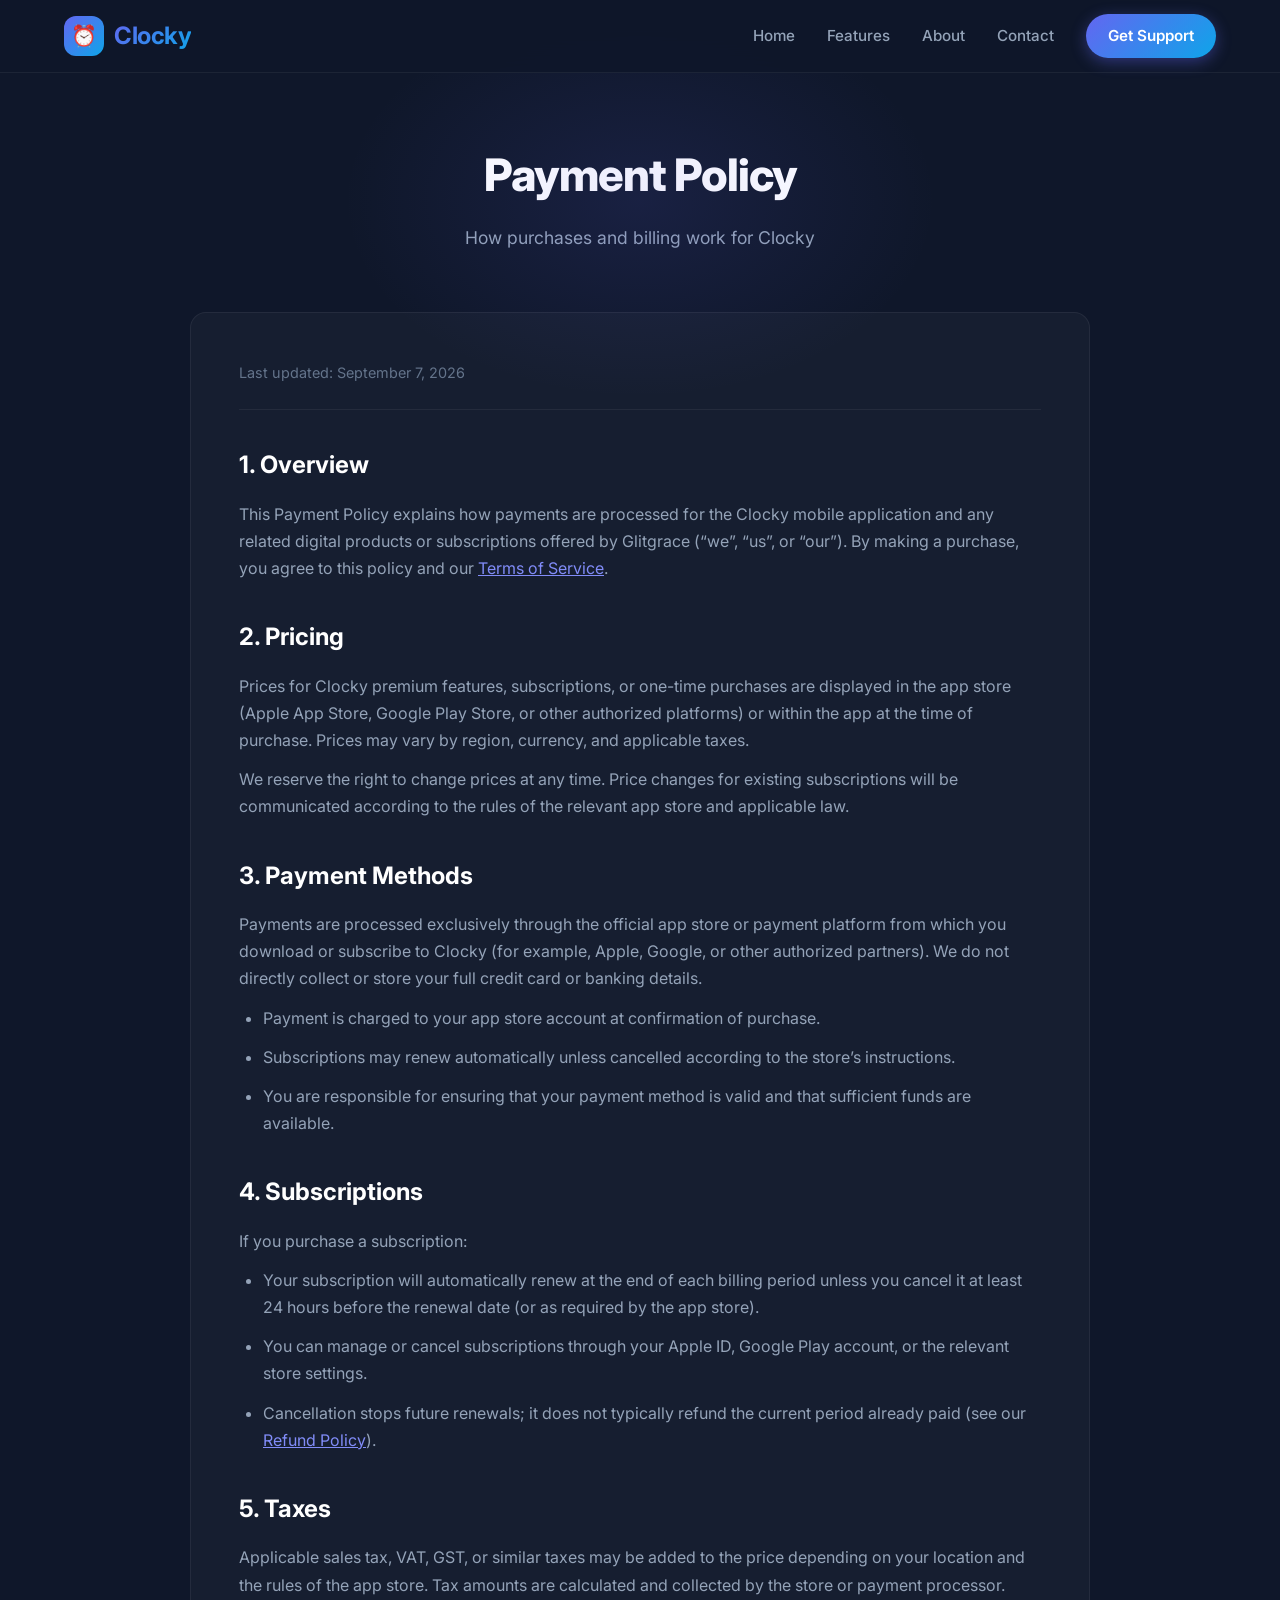
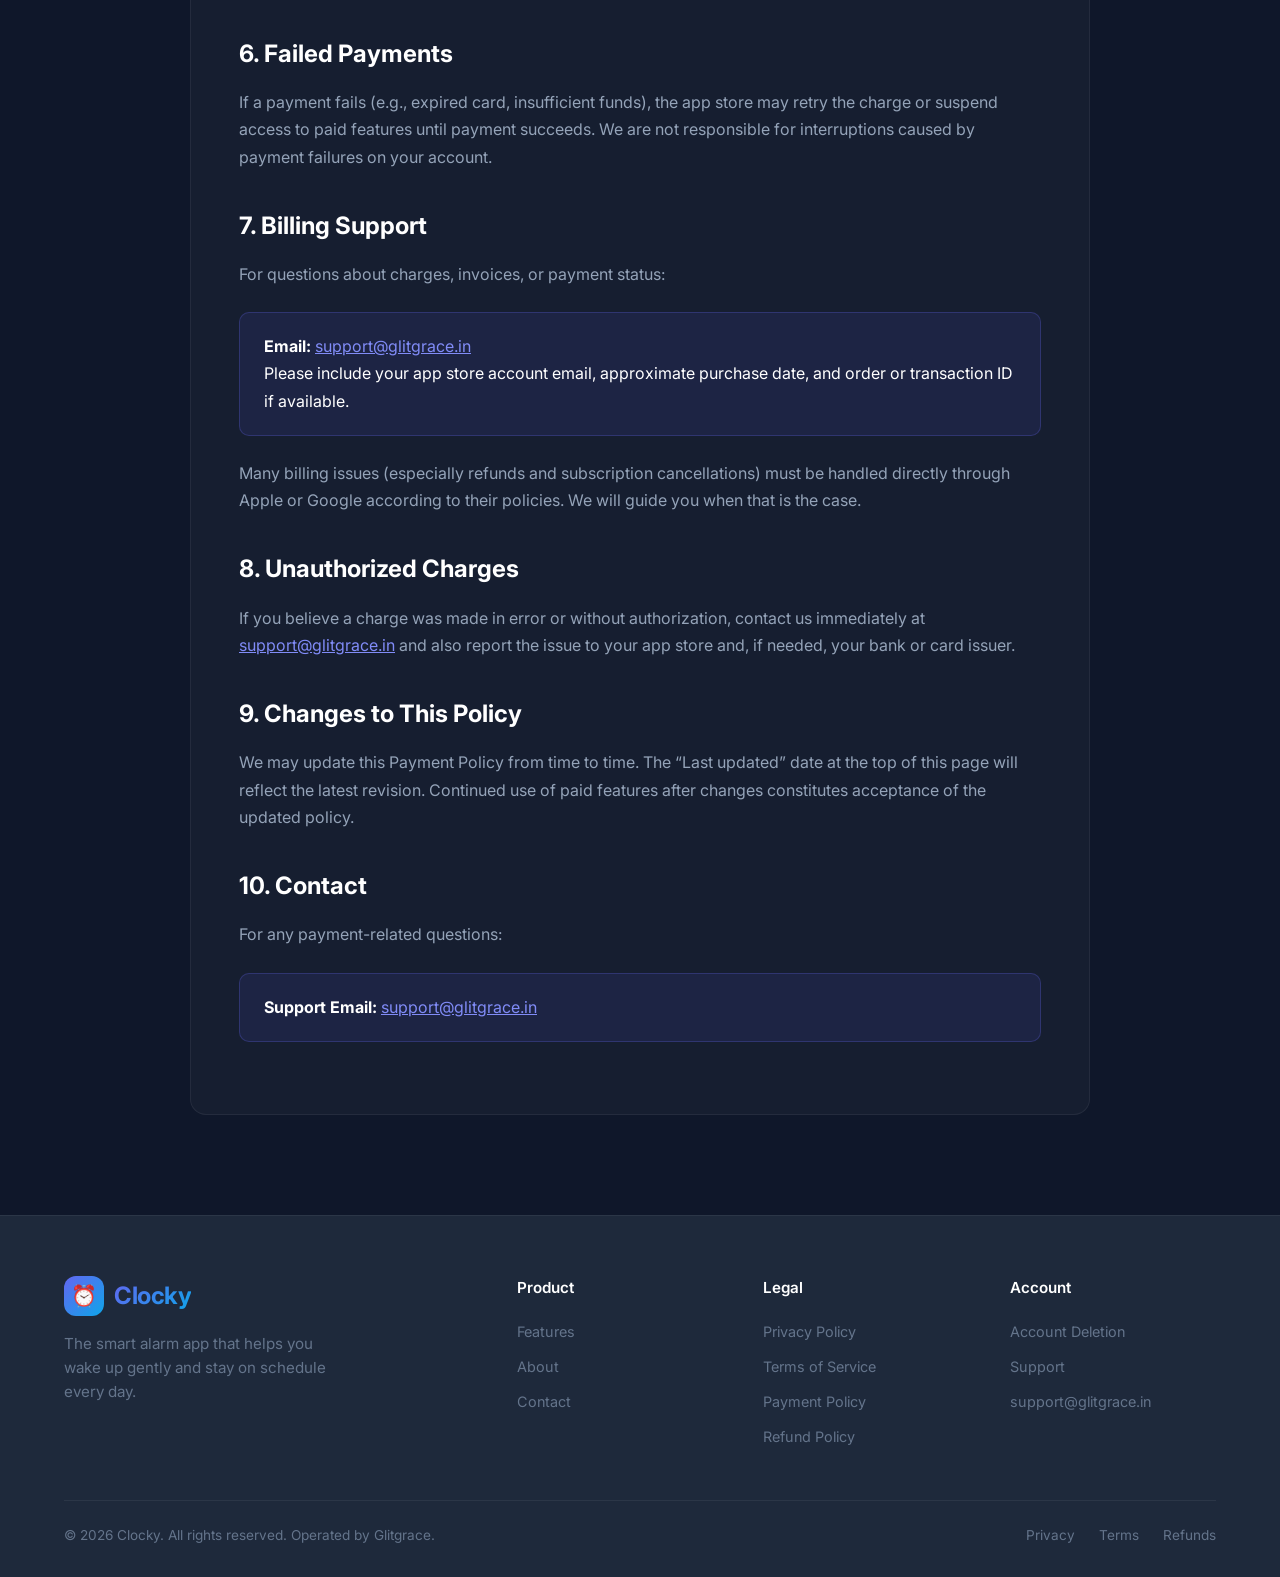
<file: pages/payment-policy.html>
<!DOCTYPE html>
<html lang="en">
<head>
  <meta charset="UTF-8">
  <meta name="viewport" content="width=device-width, initial-scale=1.0">
  <meta name="description" content="Clocky Payment Policy - information about purchases, subscriptions, billing, and payments.">
  <title>Payment Policy - Clocky</title>
  <link rel="preconnect" href="https://fonts.googleapis.com">
  <link rel="preconnect" href="https://fonts.gstatic.com" crossorigin>
  <link href="https://fonts.googleapis.com/css2?family=Inter:wght@400;500;600;700;800&display=swap" rel="stylesheet">
  <link rel="stylesheet" href="../css/style.css">
  <link rel="icon" href="data:image/svg+xml,<svg xmlns='http://www.w3.org/2000/svg' viewBox='0 0 100 100'><text y='.9em' font-size='90'>⏰</text></svg>">
</head>
<body>
  <nav class="navbar">
    <div class="container nav-inner">
      <a href="../index.html" class="logo">
        <div class="logo-icon">⏰</div>
        <span>Clocky</span>
      </a>
      <div class="nav-links">
        <a href="../index.html">Home</a>
        <a href="features.html">Features</a>
        <a href="about.html">About</a>
        <a href="contact.html">Contact</a>
        <a href="contact.html" class="nav-cta">Get Support</a>
      </div>
      <div class="hamburger" aria-label="Menu">
        <span></span><span></span><span></span>
      </div>
    </div>
  </nav>

  <div class="page-header">
    <div class="container">
      <h1>Payment Policy</h1>
      <p>How purchases and billing work for Clocky</p>
    </div>
  </div>

  <section class="section content-section">
    <div class="container">
      <div class="content-card">
        <p class="last-updated">Last updated: September 7, 2026</p>

        <h2>1. Overview</h2>
        <p>This Payment Policy explains how payments are processed for the Clocky mobile application and any related digital products or subscriptions offered by Glitgrace (“we”, “us”, or “our”). By making a purchase, you agree to this policy and our <a href="terms-of-service.html">Terms of Service</a>.</p>

        <h2>2. Pricing</h2>
        <p>Prices for Clocky premium features, subscriptions, or one-time purchases are displayed in the app store (Apple App Store, Google Play Store, or other authorized platforms) or within the app at the time of purchase. Prices may vary by region, currency, and applicable taxes.</p>
        <p>We reserve the right to change prices at any time. Price changes for existing subscriptions will be communicated according to the rules of the relevant app store and applicable law.</p>

        <h2>3. Payment Methods</h2>
        <p>Payments are processed exclusively through the official app store or payment platform from which you download or subscribe to Clocky (for example, Apple, Google, or other authorized partners). We do not directly collect or store your full credit card or banking details.</p>
        <ul>
          <li>Payment is charged to your app store account at confirmation of purchase.</li>
          <li>Subscriptions may renew automatically unless cancelled according to the store’s instructions.</li>
          <li>You are responsible for ensuring that your payment method is valid and that sufficient funds are available.</li>
        </ul>

        <h2>4. Subscriptions</h2>
        <p>If you purchase a subscription:</p>
        <ul>
          <li>Your subscription will automatically renew at the end of each billing period unless you cancel it at least 24 hours before the renewal date (or as required by the app store).</li>
          <li>You can manage or cancel subscriptions through your Apple ID, Google Play account, or the relevant store settings.</li>
          <li>Cancellation stops future renewals; it does not typically refund the current period already paid (see our <a href="refund-policy.html">Refund Policy</a>).</li>
        </ul>

        <h2>5. Taxes</h2>
        <p>Applicable sales tax, VAT, GST, or similar taxes may be added to the price depending on your location and the rules of the app store. Tax amounts are calculated and collected by the store or payment processor.</p>

        <h2>6. Failed Payments</h2>
        <p>If a payment fails (e.g., expired card, insufficient funds), the app store may retry the charge or suspend access to paid features until payment succeeds. We are not responsible for interruptions caused by payment failures on your account.</p>

        <h2>7. Billing Support</h2>
        <p>For questions about charges, invoices, or payment status:</p>
        <div class="highlight-box">
          <p><strong>Email:</strong> <a href="mailto:support@glitgrace.in">support@glitgrace.in</a></p>
          <p>Please include your app store account email, approximate purchase date, and order or transaction ID if available.</p>
        </div>
        <p>Many billing issues (especially refunds and subscription cancellations) must be handled directly through Apple or Google according to their policies. We will guide you when that is the case.</p>

        <h2>8. Unauthorized Charges</h2>
        <p>If you believe a charge was made in error or without authorization, contact us immediately at <a href="mailto:support@glitgrace.in">support@glitgrace.in</a> and also report the issue to your app store and, if needed, your bank or card issuer.</p>

        <h2>9. Changes to This Policy</h2>
        <p>We may update this Payment Policy from time to time. The “Last updated” date at the top of this page will reflect the latest revision. Continued use of paid features after changes constitutes acceptance of the updated policy.</p>

        <h2>10. Contact</h2>
        <p>For any payment-related questions:</p>
        <div class="highlight-box">
          <p><strong>Support Email:</strong> <a href="mailto:support@glitgrace.in">support@glitgrace.in</a></p>
        </div>
      </div>
    </div>
  </section>

  <footer class="footer">
    <div class="container">
      <div class="footer-grid">
        <div class="footer-brand">
          <a href="../index.html" class="logo">
            <div class="logo-icon">⏰</div>
            <span>Clocky</span>
          </a>
          <p>The smart alarm app that helps you wake up gently and stay on schedule every day.</p>
        </div>
        <div class="footer-col">
          <h4>Product</h4>
          <a href="features.html">Features</a>
          <a href="about.html">About</a>
          <a href="contact.html">Contact</a>
        </div>
        <div class="footer-col">
          <h4>Legal</h4>
          <a href="privacy-policy.html">Privacy Policy</a>
          <a href="terms-of-service.html">Terms of Service</a>
          <a href="payment-policy.html">Payment Policy</a>
          <a href="refund-policy.html">Refund Policy</a>
        </div>
        <div class="footer-col">
          <h4>Account</h4>
          <a href="account-deletion.html">Account Deletion</a>
          <a href="contact.html">Support</a>
          <a href="mailto:support@glitgrace.in">support@glitgrace.in</a>
        </div>
      </div>
      <div class="footer-bottom">
        <p>© 2026 Clocky. All rights reserved. Operated by Glitgrace.</p>
        <div class="footer-bottom-links">
          <a href="privacy-policy.html">Privacy</a>
          <a href="terms-of-service.html">Terms</a>
          <a href="refund-policy.html">Refunds</a>
        </div>
      </div>
    </div>
  </footer>
  <script src="../js/main.js"></script>
</body>
</html>
</file>
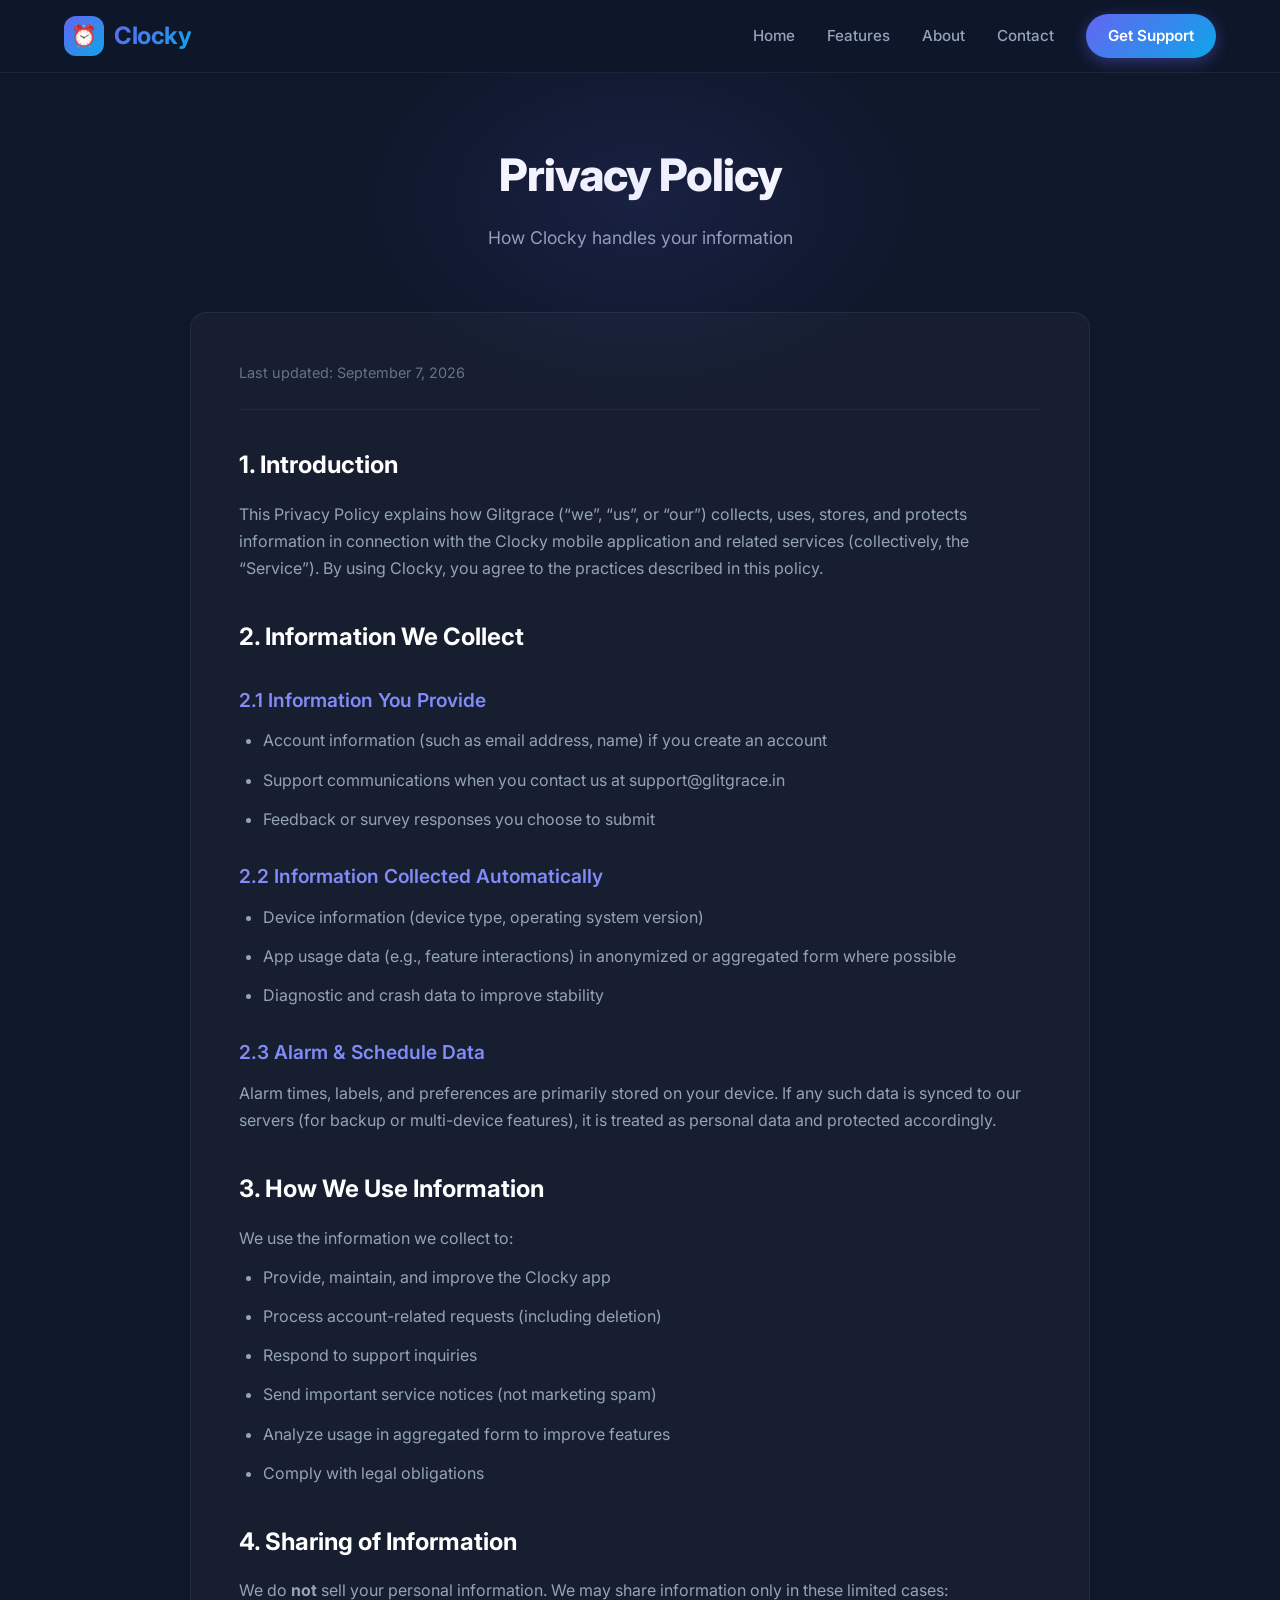
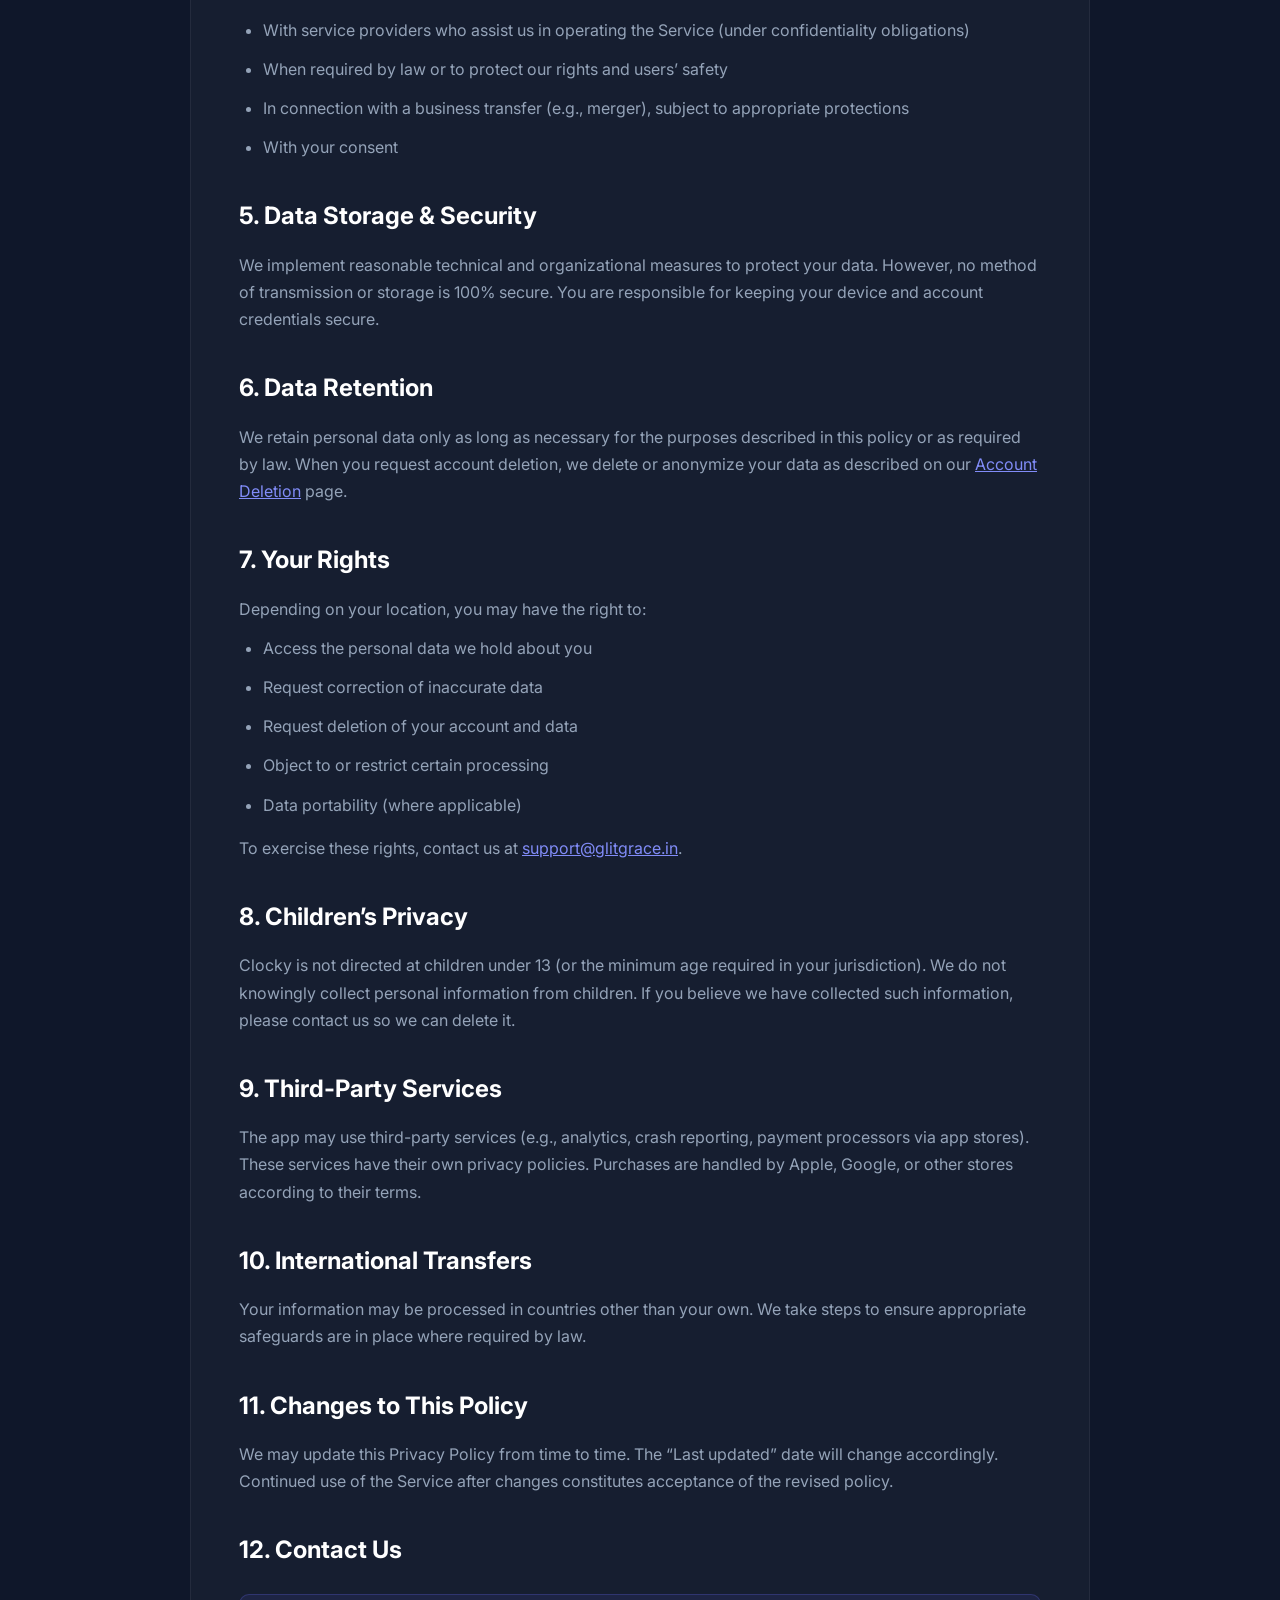
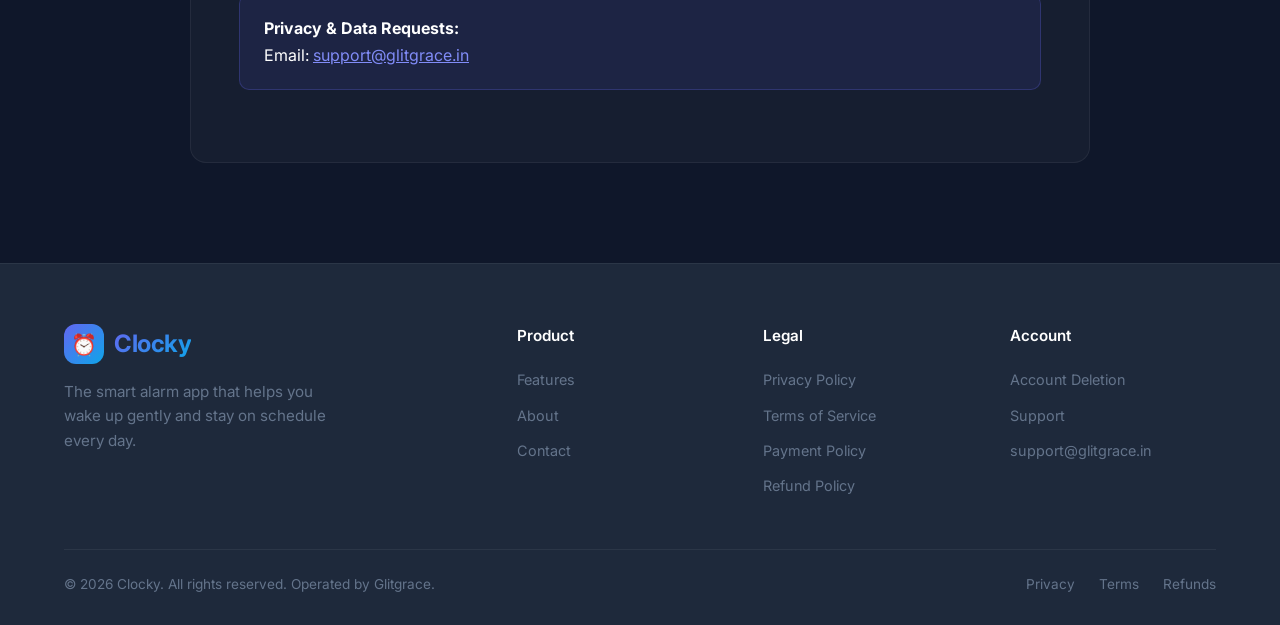
<file: pages/privacy-policy.html>
<!DOCTYPE html>
<html lang="en">
<head>
  <meta charset="UTF-8">
  <meta name="viewport" content="width=device-width, initial-scale=1.0">
  <meta name="description" content="Clocky Privacy Policy - how we collect, use, and protect your information.">
  <title>Privacy Policy - Clocky</title>
  <link rel="preconnect" href="https://fonts.googleapis.com">
  <link rel="preconnect" href="https://fonts.gstatic.com" crossorigin>
  <link href="https://fonts.googleapis.com/css2?family=Inter:wght@400;500;600;700;800&display=swap" rel="stylesheet">
  <link rel="stylesheet" href="../css/style.css">
  <link rel="icon" href="data:image/svg+xml,<svg xmlns='http://www.w3.org/2000/svg' viewBox='0 0 100 100'><text y='.9em' font-size='90'>⏰</text></svg>">
</head>
<body>
  <nav class="navbar">
    <div class="container nav-inner">
      <a href="../index.html" class="logo">
        <div class="logo-icon">⏰</div>
        <span>Clocky</span>
      </a>
      <div class="nav-links">
        <a href="../index.html">Home</a>
        <a href="features.html">Features</a>
        <a href="about.html">About</a>
        <a href="contact.html">Contact</a>
        <a href="contact.html" class="nav-cta">Get Support</a>
      </div>
      <div class="hamburger" aria-label="Menu">
        <span></span><span></span><span></span>
      </div>
    </div>
  </nav>

  <div class="page-header">
    <div class="container">
      <h1>Privacy Policy</h1>
      <p>How Clocky handles your information</p>
    </div>
  </div>

  <section class="section content-section">
    <div class="container">
      <div class="content-card">
        <p class="last-updated">Last updated: September 7, 2026</p>

        <h2>1. Introduction</h2>
        <p>This Privacy Policy explains how Glitgrace (“we”, “us”, or “our”) collects, uses, stores, and protects information in connection with the Clocky mobile application and related services (collectively, the “Service”). By using Clocky, you agree to the practices described in this policy.</p>

        <h2>2. Information We Collect</h2>
        <h3>2.1 Information You Provide</h3>
        <ul>
          <li>Account information (such as email address, name) if you create an account</li>
          <li>Support communications when you contact us at support@glitgrace.in</li>
          <li>Feedback or survey responses you choose to submit</li>
        </ul>
        <h3>2.2 Information Collected Automatically</h3>
        <ul>
          <li>Device information (device type, operating system version)</li>
          <li>App usage data (e.g., feature interactions) in anonymized or aggregated form where possible</li>
          <li>Diagnostic and crash data to improve stability</li>
        </ul>
        <h3>2.3 Alarm & Schedule Data</h3>
        <p>Alarm times, labels, and preferences are primarily stored on your device. If any such data is synced to our servers (for backup or multi-device features), it is treated as personal data and protected accordingly.</p>

        <h2>3. How We Use Information</h2>
        <p>We use the information we collect to:</p>
        <ul>
          <li>Provide, maintain, and improve the Clocky app</li>
          <li>Process account-related requests (including deletion)</li>
          <li>Respond to support inquiries</li>
          <li>Send important service notices (not marketing spam)</li>
          <li>Analyze usage in aggregated form to improve features</li>
          <li>Comply with legal obligations</li>
        </ul>

        <h2>4. Sharing of Information</h2>
        <p>We do <strong>not</strong> sell your personal information. We may share information only in these limited cases:</p>
        <ul>
          <li>With service providers who assist us in operating the Service (under confidentiality obligations)</li>
          <li>When required by law or to protect our rights and users’ safety</li>
          <li>In connection with a business transfer (e.g., merger), subject to appropriate protections</li>
          <li>With your consent</li>
        </ul>

        <h2>5. Data Storage & Security</h2>
        <p>We implement reasonable technical and organizational measures to protect your data. However, no method of transmission or storage is 100% secure. You are responsible for keeping your device and account credentials secure.</p>

        <h2>6. Data Retention</h2>
        <p>We retain personal data only as long as necessary for the purposes described in this policy or as required by law. When you request account deletion, we delete or anonymize your data as described on our <a href="account-deletion.html">Account Deletion</a> page.</p>

        <h2>7. Your Rights</h2>
        <p>Depending on your location, you may have the right to:</p>
        <ul>
          <li>Access the personal data we hold about you</li>
          <li>Request correction of inaccurate data</li>
          <li>Request deletion of your account and data</li>
          <li>Object to or restrict certain processing</li>
          <li>Data portability (where applicable)</li>
        </ul>
        <p>To exercise these rights, contact us at <a href="mailto:support@glitgrace.in">support@glitgrace.in</a>.</p>

        <h2>8. Children’s Privacy</h2>
        <p>Clocky is not directed at children under 13 (or the minimum age required in your jurisdiction). We do not knowingly collect personal information from children. If you believe we have collected such information, please contact us so we can delete it.</p>

        <h2>9. Third-Party Services</h2>
        <p>The app may use third-party services (e.g., analytics, crash reporting, payment processors via app stores). These services have their own privacy policies. Purchases are handled by Apple, Google, or other stores according to their terms.</p>

        <h2>10. International Transfers</h2>
        <p>Your information may be processed in countries other than your own. We take steps to ensure appropriate safeguards are in place where required by law.</p>

        <h2>11. Changes to This Policy</h2>
        <p>We may update this Privacy Policy from time to time. The “Last updated” date will change accordingly. Continued use of the Service after changes constitutes acceptance of the revised policy.</p>

        <h2>12. Contact Us</h2>
        <div class="highlight-box">
          <p><strong>Privacy & Data Requests:</strong><br>
          Email: <a href="mailto:support@glitgrace.in">support@glitgrace.in</a></p>
        </div>
      </div>
    </div>
  </section>

  <footer class="footer">
    <div class="container">
      <div class="footer-grid">
        <div class="footer-brand">
          <a href="../index.html" class="logo">
            <div class="logo-icon">⏰</div>
            <span>Clocky</span>
          </a>
          <p>The smart alarm app that helps you wake up gently and stay on schedule every day.</p>
        </div>
        <div class="footer-col">
          <h4>Product</h4>
          <a href="features.html">Features</a>
          <a href="about.html">About</a>
          <a href="contact.html">Contact</a>
        </div>
        <div class="footer-col">
          <h4>Legal</h4>
          <a href="privacy-policy.html">Privacy Policy</a>
          <a href="terms-of-service.html">Terms of Service</a>
          <a href="payment-policy.html">Payment Policy</a>
          <a href="refund-policy.html">Refund Policy</a>
        </div>
        <div class="footer-col">
          <h4>Account</h4>
          <a href="account-deletion.html">Account Deletion</a>
          <a href="contact.html">Support</a>
          <a href="mailto:support@glitgrace.in">support@glitgrace.in</a>
        </div>
      </div>
      <div class="footer-bottom">
        <p>© 2026 Clocky. All rights reserved. Operated by Glitgrace.</p>
        <div class="footer-bottom-links">
          <a href="privacy-policy.html">Privacy</a>
          <a href="terms-of-service.html">Terms</a>
          <a href="refund-policy.html">Refunds</a>
        </div>
      </div>
    </div>
  </footer>
  <script src="../js/main.js"></script>
</body>
</html>
</file>
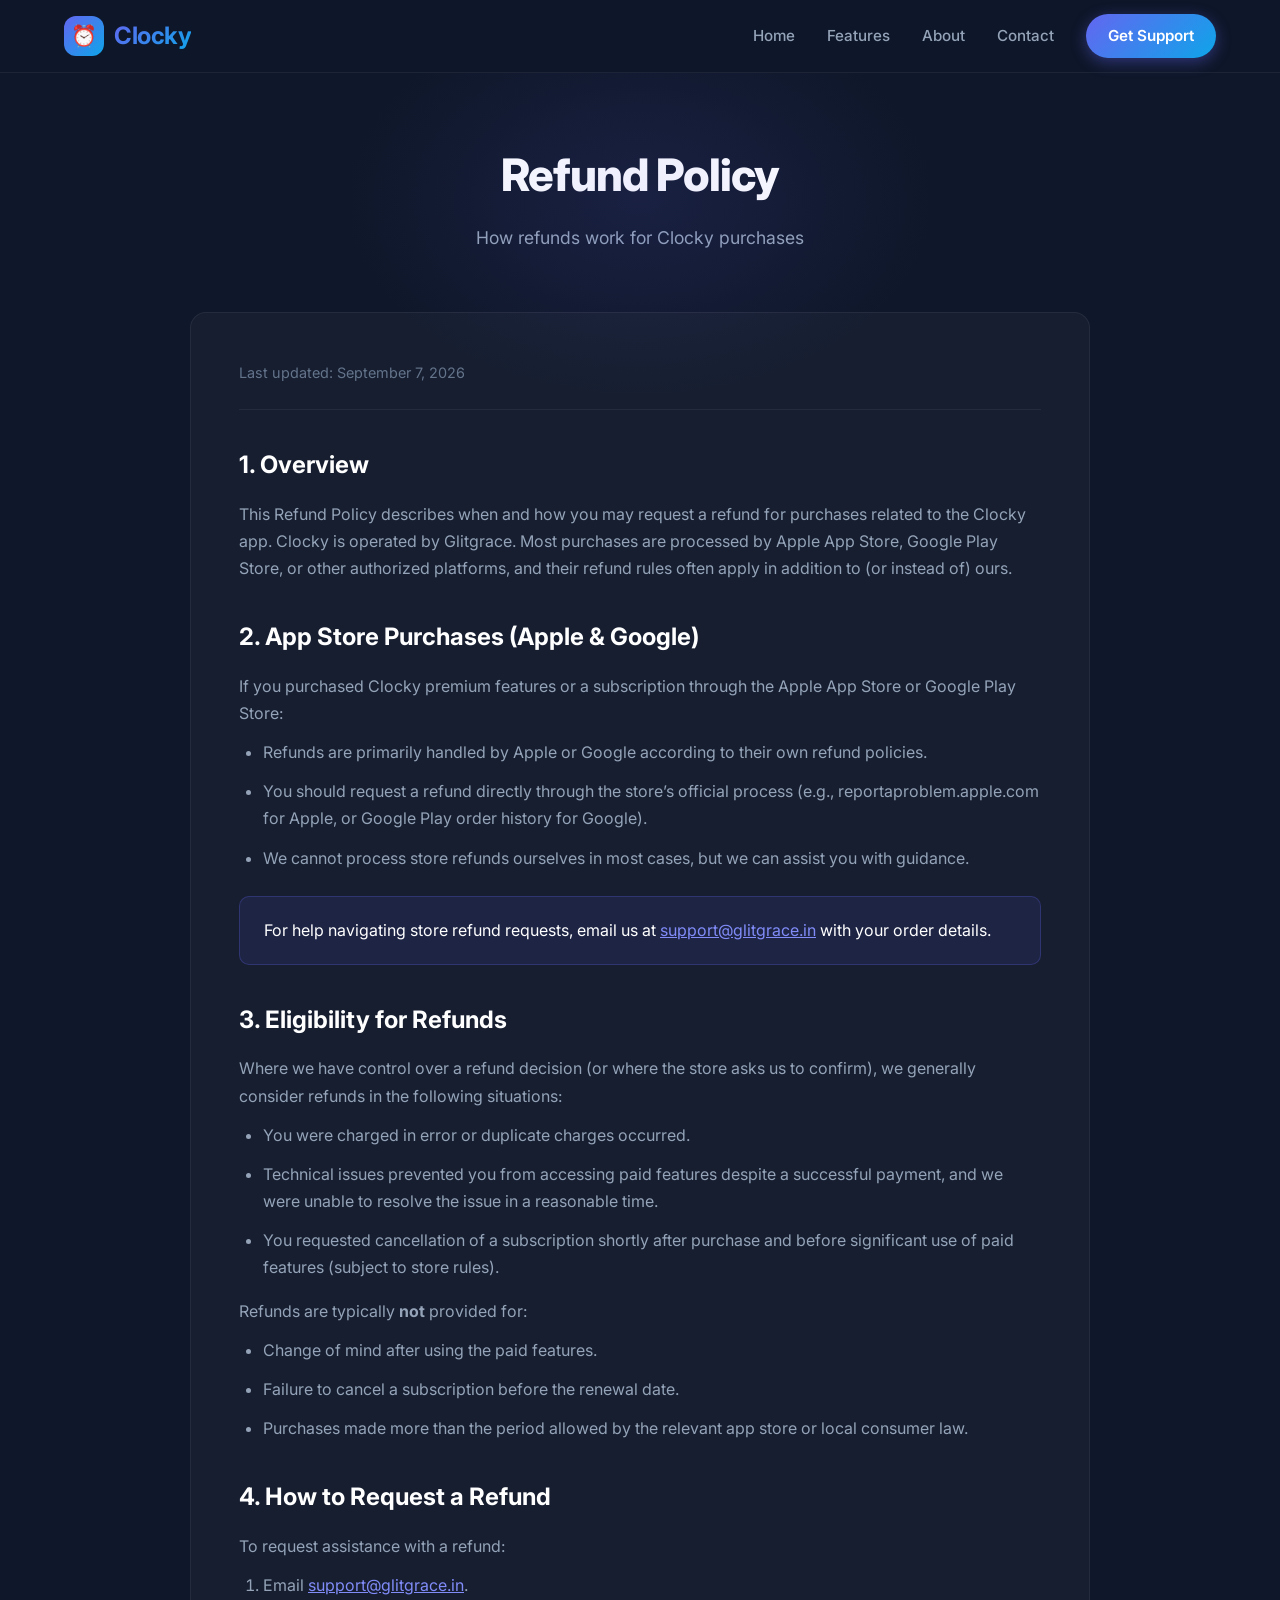
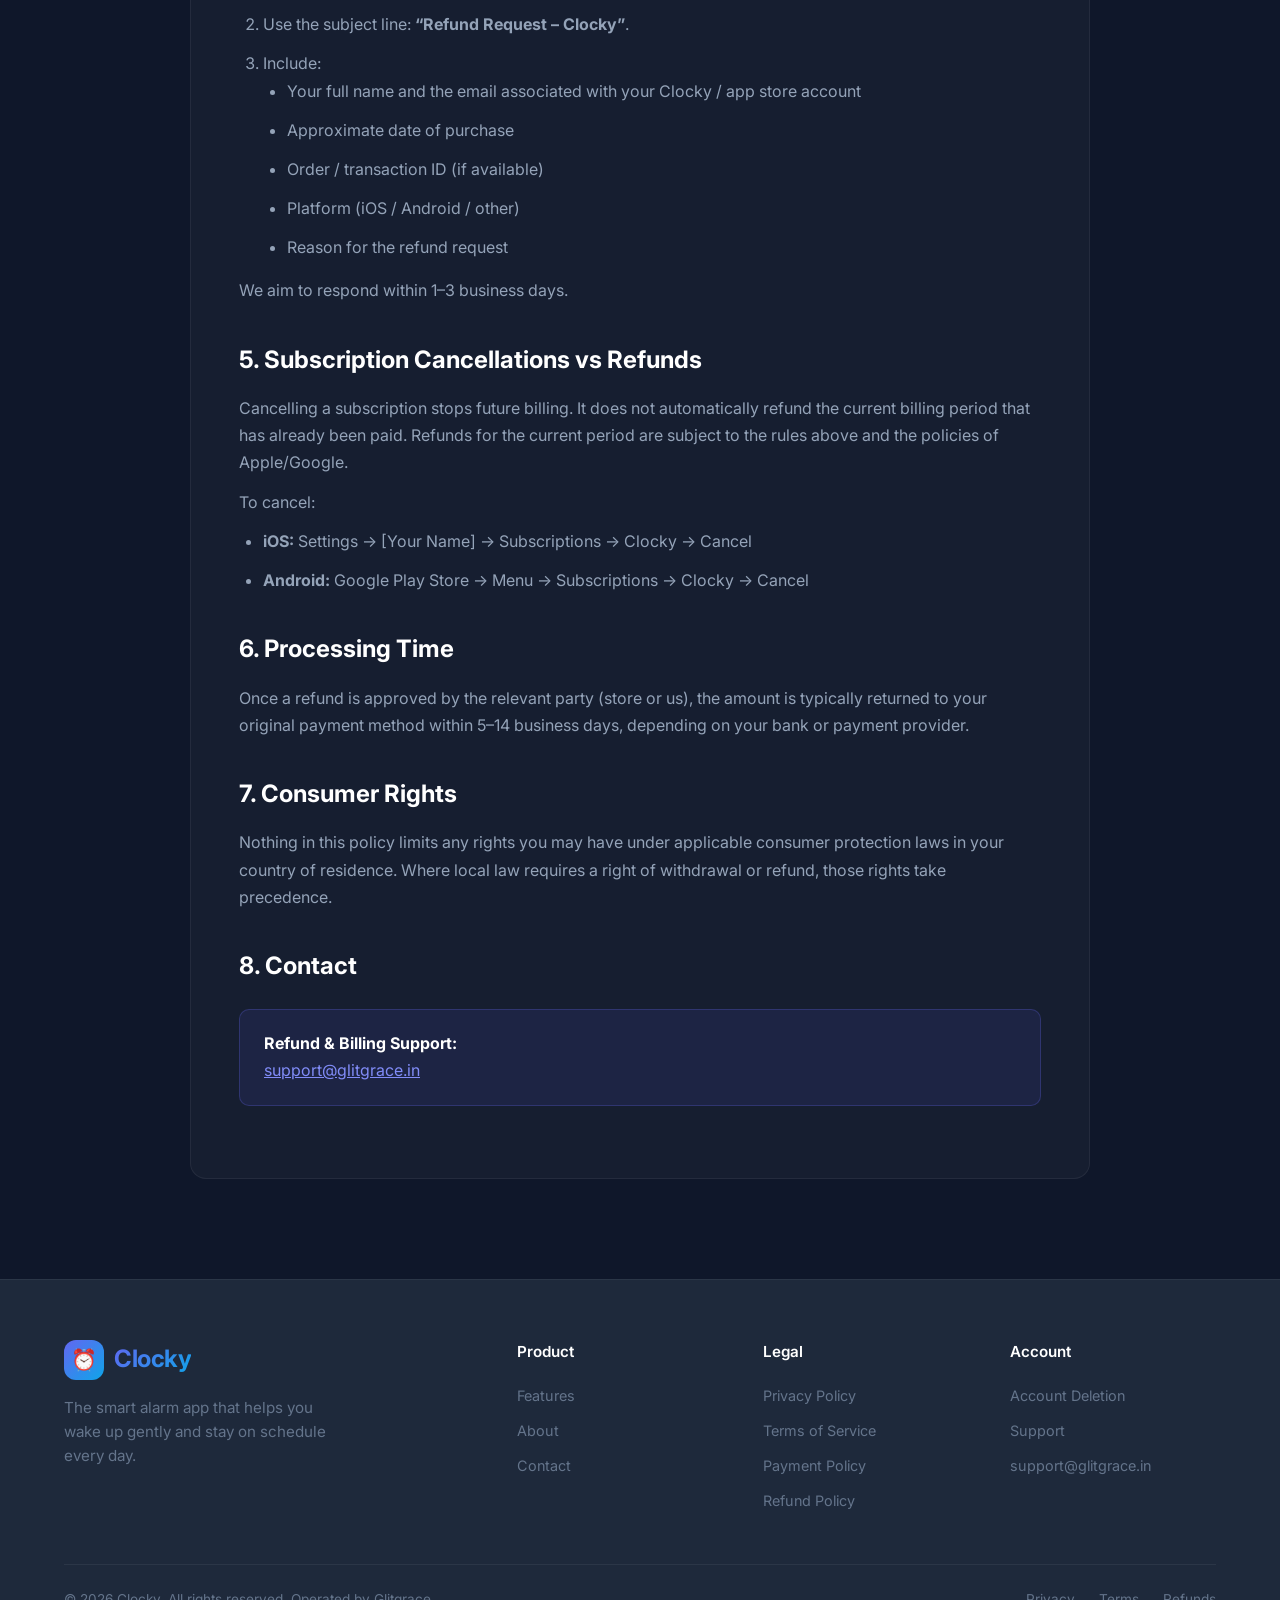
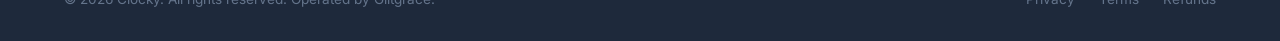
<file: pages/refund-policy.html>
<!DOCTYPE html>
<html lang="en">
<head>
  <meta charset="UTF-8">
  <meta name="viewport" content="width=device-width, initial-scale=1.0">
  <meta name="description" content="Clocky Refund Policy - how to request refunds for purchases and subscriptions.">
  <title>Refund Policy - Clocky</title>
  <link rel="preconnect" href="https://fonts.googleapis.com">
  <link rel="preconnect" href="https://fonts.gstatic.com" crossorigin>
  <link href="https://fonts.googleapis.com/css2?family=Inter:wght@400;500;600;700;800&display=swap" rel="stylesheet">
  <link rel="stylesheet" href="../css/style.css">
  <link rel="icon" href="data:image/svg+xml,<svg xmlns='http://www.w3.org/2000/svg' viewBox='0 0 100 100'><text y='.9em' font-size='90'>⏰</text></svg>">
</head>
<body>
  <nav class="navbar">
    <div class="container nav-inner">
      <a href="../index.html" class="logo">
        <div class="logo-icon">⏰</div>
        <span>Clocky</span>
      </a>
      <div class="nav-links">
        <a href="../index.html">Home</a>
        <a href="features.html">Features</a>
        <a href="about.html">About</a>
        <a href="contact.html">Contact</a>
        <a href="contact.html" class="nav-cta">Get Support</a>
      </div>
      <div class="hamburger" aria-label="Menu">
        <span></span><span></span><span></span>
      </div>
    </div>
  </nav>

  <div class="page-header">
    <div class="container">
      <h1>Refund Policy</h1>
      <p>How refunds work for Clocky purchases</p>
    </div>
  </div>

  <section class="section content-section">
    <div class="container">
      <div class="content-card">
        <p class="last-updated">Last updated: September 7, 2026</p>

        <h2>1. Overview</h2>
        <p>This Refund Policy describes when and how you may request a refund for purchases related to the Clocky app. Clocky is operated by Glitgrace. Most purchases are processed by Apple App Store, Google Play Store, or other authorized platforms, and their refund rules often apply in addition to (or instead of) ours.</p>

        <h2>2. App Store Purchases (Apple & Google)</h2>
        <p>If you purchased Clocky premium features or a subscription through the Apple App Store or Google Play Store:</p>
        <ul>
          <li>Refunds are primarily handled by Apple or Google according to their own refund policies.</li>
          <li>You should request a refund directly through the store’s official process (e.g., reportaproblem.apple.com for Apple, or Google Play order history for Google).</li>
          <li>We cannot process store refunds ourselves in most cases, but we can assist you with guidance.</li>
        </ul>
        <div class="highlight-box">
          <p>For help navigating store refund requests, email us at <a href="mailto:support@glitgrace.in">support@glitgrace.in</a> with your order details.</p>
        </div>

        <h2>3. Eligibility for Refunds</h2>
        <p>Where we have control over a refund decision (or where the store asks us to confirm), we generally consider refunds in the following situations:</p>
        <ul>
          <li>You were charged in error or duplicate charges occurred.</li>
          <li>Technical issues prevented you from accessing paid features despite a successful payment, and we were unable to resolve the issue in a reasonable time.</li>
          <li>You requested cancellation of a subscription shortly after purchase and before significant use of paid features (subject to store rules).</li>
        </ul>
        <p>Refunds are typically <strong>not</strong> provided for:</p>
        <ul>
          <li>Change of mind after using the paid features.</li>
          <li>Failure to cancel a subscription before the renewal date.</li>
          <li>Purchases made more than the period allowed by the relevant app store or local consumer law.</li>
        </ul>

        <h2>4. How to Request a Refund</h2>
        <p>To request assistance with a refund:</p>
        <ol>
          <li>Email <a href="mailto:support@glitgrace.in">support@glitgrace.in</a>.</li>
          <li>Use the subject line: <strong>“Refund Request – Clocky”</strong>.</li>
          <li>Include:
            <ul>
              <li>Your full name and the email associated with your Clocky / app store account</li>
              <li>Approximate date of purchase</li>
              <li>Order / transaction ID (if available)</li>
              <li>Platform (iOS / Android / other)</li>
              <li>Reason for the refund request</li>
            </ul>
          </li>
        </ol>
        <p>We aim to respond within 1–3 business days.</p>

        <h2>5. Subscription Cancellations vs Refunds</h2>
        <p>Cancelling a subscription stops future billing. It does not automatically refund the current billing period that has already been paid. Refunds for the current period are subject to the rules above and the policies of Apple/Google.</p>
        <p>To cancel:</p>
        <ul>
          <li><strong>iOS:</strong> Settings → [Your Name] → Subscriptions → Clocky → Cancel</li>
          <li><strong>Android:</strong> Google Play Store → Menu → Subscriptions → Clocky → Cancel</li>
        </ul>

        <h2>6. Processing Time</h2>
        <p>Once a refund is approved by the relevant party (store or us), the amount is typically returned to your original payment method within 5–14 business days, depending on your bank or payment provider.</p>

        <h2>7. Consumer Rights</h2>
        <p>Nothing in this policy limits any rights you may have under applicable consumer protection laws in your country of residence. Where local law requires a right of withdrawal or refund, those rights take precedence.</p>

        <h2>8. Contact</h2>
        <div class="highlight-box">
          <p><strong>Refund & Billing Support:</strong><br>
          <a href="mailto:support@glitgrace.in">support@glitgrace.in</a></p>
        </div>
      </div>
    </div>
  </section>

  <footer class="footer">
    <div class="container">
      <div class="footer-grid">
        <div class="footer-brand">
          <a href="../index.html" class="logo">
            <div class="logo-icon">⏰</div>
            <span>Clocky</span>
          </a>
          <p>The smart alarm app that helps you wake up gently and stay on schedule every day.</p>
        </div>
        <div class="footer-col">
          <h4>Product</h4>
          <a href="features.html">Features</a>
          <a href="about.html">About</a>
          <a href="contact.html">Contact</a>
        </div>
        <div class="footer-col">
          <h4>Legal</h4>
          <a href="privacy-policy.html">Privacy Policy</a>
          <a href="terms-of-service.html">Terms of Service</a>
          <a href="payment-policy.html">Payment Policy</a>
          <a href="refund-policy.html">Refund Policy</a>
        </div>
        <div class="footer-col">
          <h4>Account</h4>
          <a href="account-deletion.html">Account Deletion</a>
          <a href="contact.html">Support</a>
          <a href="mailto:support@glitgrace.in">support@glitgrace.in</a>
        </div>
      </div>
      <div class="footer-bottom">
        <p>© 2026 Clocky. All rights reserved. Operated by Glitgrace.</p>
        <div class="footer-bottom-links">
          <a href="privacy-policy.html">Privacy</a>
          <a href="terms-of-service.html">Terms</a>
          <a href="refund-policy.html">Refunds</a>
        </div>
      </div>
    </div>
  </footer>
  <script src="../js/main.js"></script>
</body>
</html>
</file>
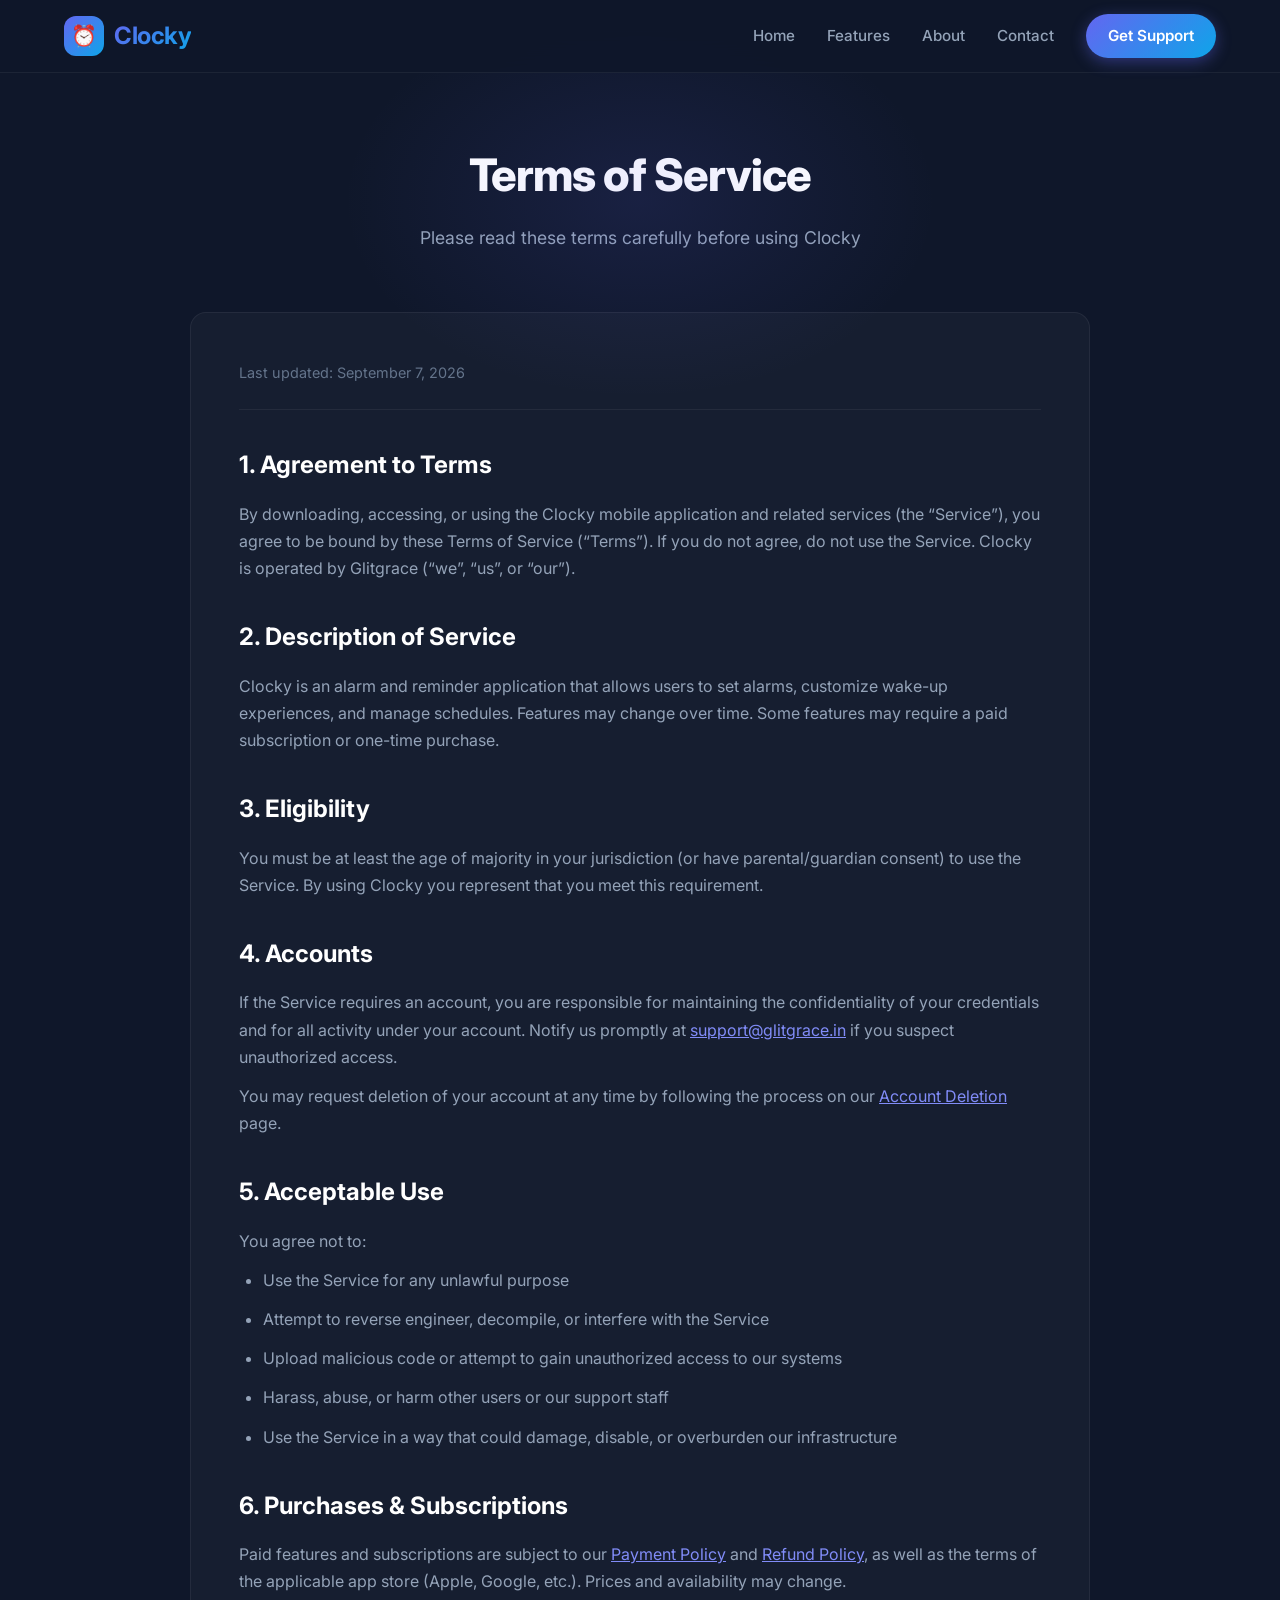
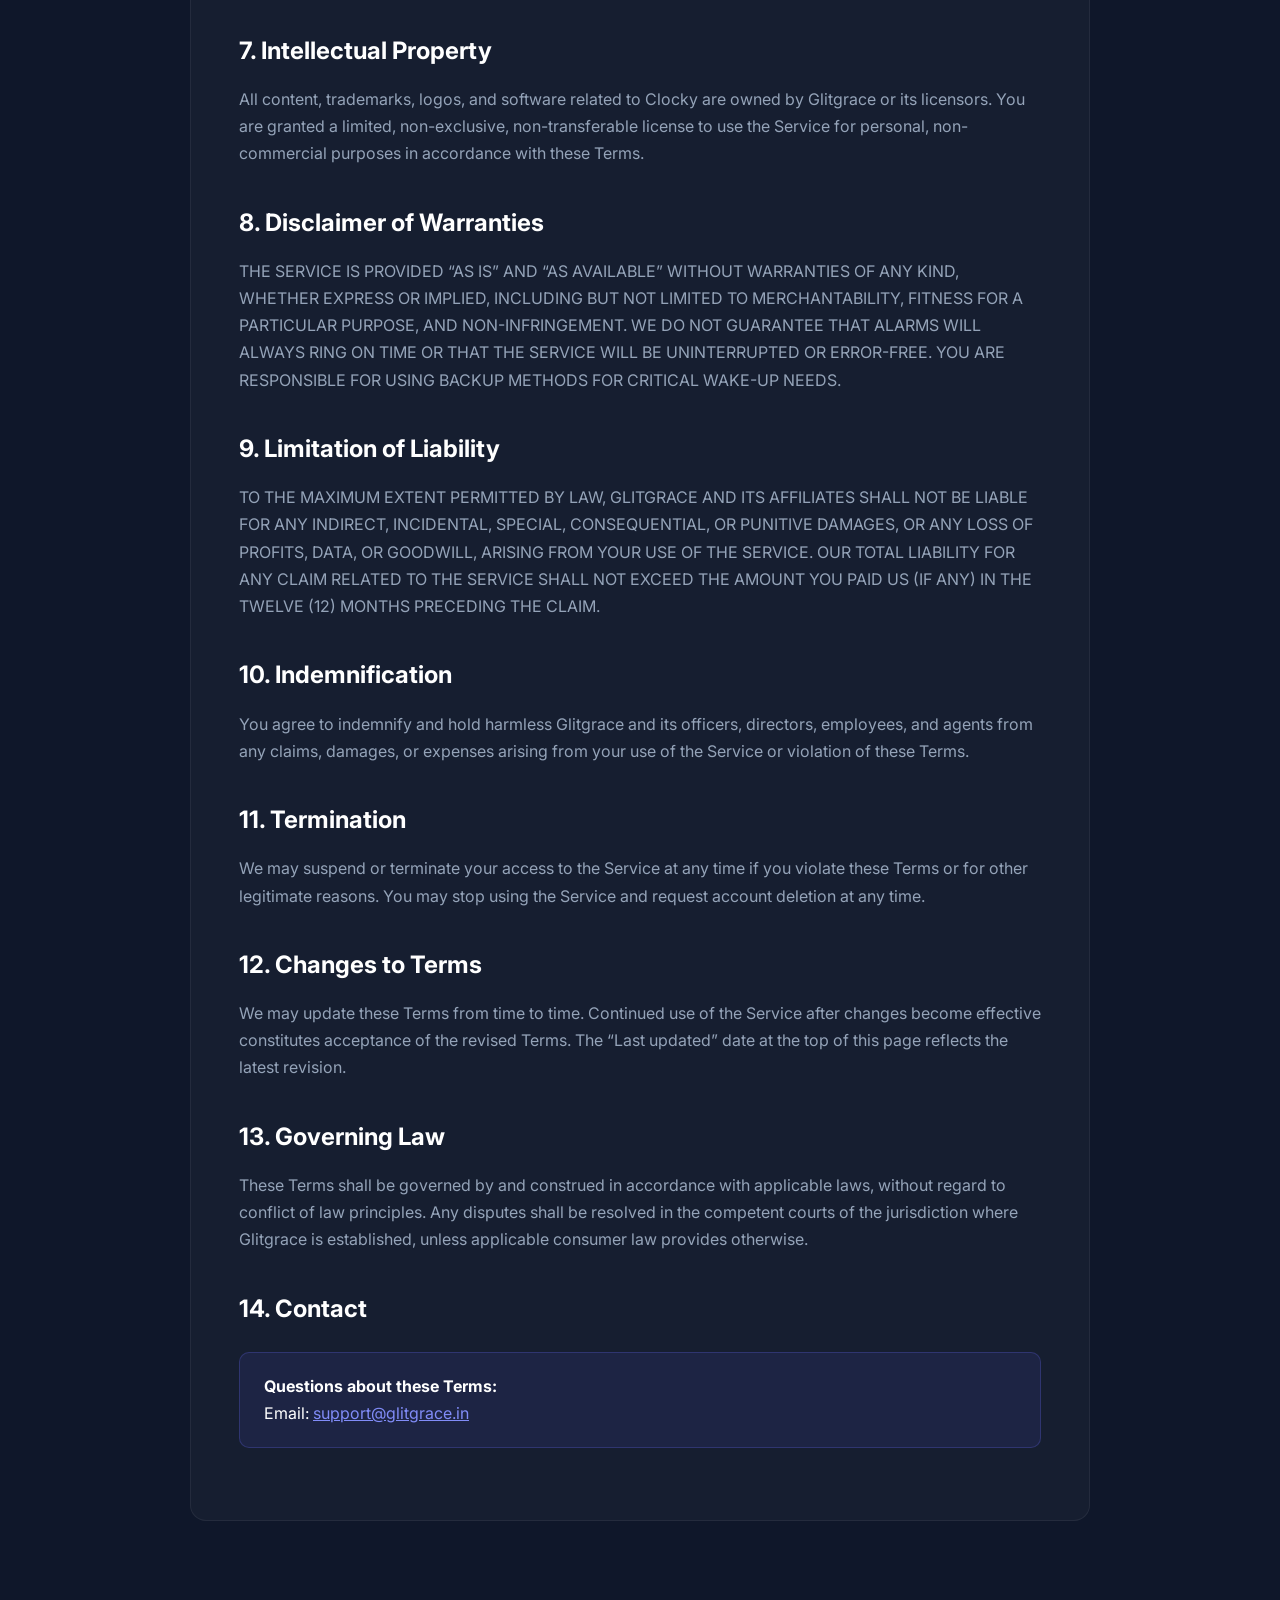
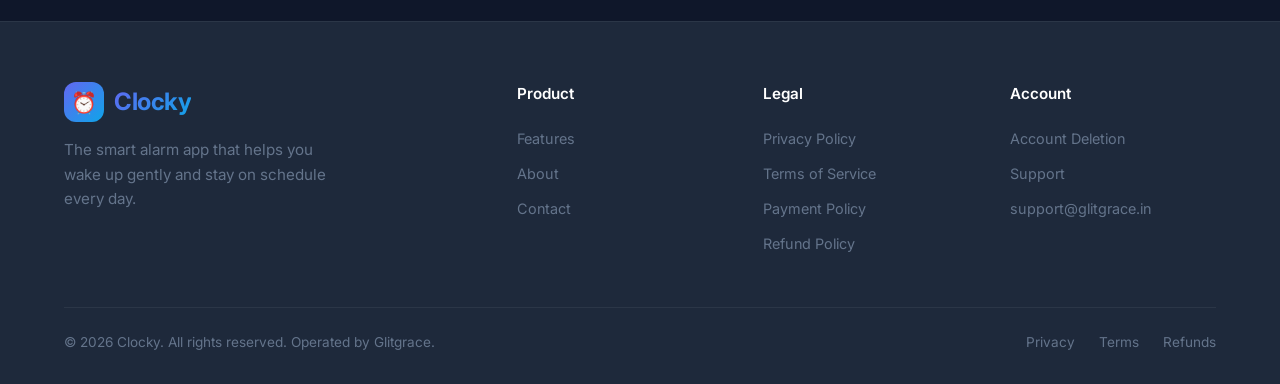
<file: pages/terms-of-service.html>
<!DOCTYPE html>
<html lang="en">
<head>
  <meta charset="UTF-8">
  <meta name="viewport" content="width=device-width, initial-scale=1.0">
  <meta name="description" content="Clocky Terms of Service - rules and conditions for using the Clocky alarm app.">
  <title>Terms of Service - Clocky</title>
  <link rel="preconnect" href="https://fonts.googleapis.com">
  <link rel="preconnect" href="https://fonts.gstatic.com" crossorigin>
  <link href="https://fonts.googleapis.com/css2?family=Inter:wght@400;500;600;700;800&display=swap" rel="stylesheet">
  <link rel="stylesheet" href="../css/style.css">
  <link rel="icon" href="data:image/svg+xml,<svg xmlns='http://www.w3.org/2000/svg' viewBox='0 0 100 100'><text y='.9em' font-size='90'>⏰</text></svg>">
</head>
<body>
  <nav class="navbar">
    <div class="container nav-inner">
      <a href="../index.html" class="logo">
        <div class="logo-icon">⏰</div>
        <span>Clocky</span>
      </a>
      <div class="nav-links">
        <a href="../index.html">Home</a>
        <a href="features.html">Features</a>
        <a href="about.html">About</a>
        <a href="contact.html">Contact</a>
        <a href="contact.html" class="nav-cta">Get Support</a>
      </div>
      <div class="hamburger" aria-label="Menu">
        <span></span><span></span><span></span>
      </div>
    </div>
  </nav>

  <div class="page-header">
    <div class="container">
      <h1>Terms of Service</h1>
      <p>Please read these terms carefully before using Clocky</p>
    </div>
  </div>

  <section class="section content-section">
    <div class="container">
      <div class="content-card">
        <p class="last-updated">Last updated: September 7, 2026</p>

        <h2>1. Agreement to Terms</h2>
        <p>By downloading, accessing, or using the Clocky mobile application and related services (the “Service”), you agree to be bound by these Terms of Service (“Terms”). If you do not agree, do not use the Service. Clocky is operated by Glitgrace (“we”, “us”, or “our”).</p>

        <h2>2. Description of Service</h2>
        <p>Clocky is an alarm and reminder application that allows users to set alarms, customize wake-up experiences, and manage schedules. Features may change over time. Some features may require a paid subscription or one-time purchase.</p>

        <h2>3. Eligibility</h2>
        <p>You must be at least the age of majority in your jurisdiction (or have parental/guardian consent) to use the Service. By using Clocky you represent that you meet this requirement.</p>

        <h2>4. Accounts</h2>
        <p>If the Service requires an account, you are responsible for maintaining the confidentiality of your credentials and for all activity under your account. Notify us promptly at <a href="mailto:support@glitgrace.in">support@glitgrace.in</a> if you suspect unauthorized access.</p>
        <p>You may request deletion of your account at any time by following the process on our <a href="account-deletion.html">Account Deletion</a> page.</p>

        <h2>5. Acceptable Use</h2>
        <p>You agree not to:</p>
        <ul>
          <li>Use the Service for any unlawful purpose</li>
          <li>Attempt to reverse engineer, decompile, or interfere with the Service</li>
          <li>Upload malicious code or attempt to gain unauthorized access to our systems</li>
          <li>Harass, abuse, or harm other users or our support staff</li>
          <li>Use the Service in a way that could damage, disable, or overburden our infrastructure</li>
        </ul>

        <h2>6. Purchases & Subscriptions</h2>
        <p>Paid features and subscriptions are subject to our <a href="payment-policy.html">Payment Policy</a> and <a href="refund-policy.html">Refund Policy</a>, as well as the terms of the applicable app store (Apple, Google, etc.). Prices and availability may change.</p>

        <h2>7. Intellectual Property</h2>
        <p>All content, trademarks, logos, and software related to Clocky are owned by Glitgrace or its licensors. You are granted a limited, non-exclusive, non-transferable license to use the Service for personal, non-commercial purposes in accordance with these Terms.</p>

        <h2>8. Disclaimer of Warranties</h2>
        <p>THE SERVICE IS PROVIDED “AS IS” AND “AS AVAILABLE” WITHOUT WARRANTIES OF ANY KIND, WHETHER EXPRESS OR IMPLIED, INCLUDING BUT NOT LIMITED TO MERCHANTABILITY, FITNESS FOR A PARTICULAR PURPOSE, AND NON-INFRINGEMENT. WE DO NOT GUARANTEE THAT ALARMS WILL ALWAYS RING ON TIME OR THAT THE SERVICE WILL BE UNINTERRUPTED OR ERROR-FREE. YOU ARE RESPONSIBLE FOR USING BACKUP METHODS FOR CRITICAL WAKE-UP NEEDS.</p>

        <h2>9. Limitation of Liability</h2>
        <p>TO THE MAXIMUM EXTENT PERMITTED BY LAW, GLITGRACE AND ITS AFFILIATES SHALL NOT BE LIABLE FOR ANY INDIRECT, INCIDENTAL, SPECIAL, CONSEQUENTIAL, OR PUNITIVE DAMAGES, OR ANY LOSS OF PROFITS, DATA, OR GOODWILL, ARISING FROM YOUR USE OF THE SERVICE. OUR TOTAL LIABILITY FOR ANY CLAIM RELATED TO THE SERVICE SHALL NOT EXCEED THE AMOUNT YOU PAID US (IF ANY) IN THE TWELVE (12) MONTHS PRECEDING THE CLAIM.</p>

        <h2>10. Indemnification</h2>
        <p>You agree to indemnify and hold harmless Glitgrace and its officers, directors, employees, and agents from any claims, damages, or expenses arising from your use of the Service or violation of these Terms.</p>

        <h2>11. Termination</h2>
        <p>We may suspend or terminate your access to the Service at any time if you violate these Terms or for other legitimate reasons. You may stop using the Service and request account deletion at any time.</p>

        <h2>12. Changes to Terms</h2>
        <p>We may update these Terms from time to time. Continued use of the Service after changes become effective constitutes acceptance of the revised Terms. The “Last updated” date at the top of this page reflects the latest revision.</p>

        <h2>13. Governing Law</h2>
        <p>These Terms shall be governed by and construed in accordance with applicable laws, without regard to conflict of law principles. Any disputes shall be resolved in the competent courts of the jurisdiction where Glitgrace is established, unless applicable consumer law provides otherwise.</p>

        <h2>14. Contact</h2>
        <div class="highlight-box">
          <p><strong>Questions about these Terms:</strong><br>
          Email: <a href="mailto:support@glitgrace.in">support@glitgrace.in</a></p>
        </div>
      </div>
    </div>
  </section>

  <footer class="footer">
    <div class="container">
      <div class="footer-grid">
        <div class="footer-brand">
          <a href="../index.html" class="logo">
            <div class="logo-icon">⏰</div>
            <span>Clocky</span>
          </a>
          <p>The smart alarm app that helps you wake up gently and stay on schedule every day.</p>
        </div>
        <div class="footer-col">
          <h4>Product</h4>
          <a href="features.html">Features</a>
          <a href="about.html">About</a>
          <a href="contact.html">Contact</a>
        </div>
        <div class="footer-col">
          <h4>Legal</h4>
          <a href="privacy-policy.html">Privacy Policy</a>
          <a href="terms-of-service.html">Terms of Service</a>
          <a href="payment-policy.html">Payment Policy</a>
          <a href="refund-policy.html">Refund Policy</a>
        </div>
        <div class="footer-col">
          <h4>Account</h4>
          <a href="account-deletion.html">Account Deletion</a>
          <a href="contact.html">Support</a>
          <a href="mailto:support@glitgrace.in">support@glitgrace.in</a>
        </div>
      </div>
      <div class="footer-bottom">
        <p>© 2026 Clocky. All rights reserved. Operated by Glitgrace.</p>
        <div class="footer-bottom-links">
          <a href="privacy-policy.html">Privacy</a>
          <a href="terms-of-service.html">Terms</a>
          <a href="refund-policy.html">Refunds</a>
        </div>
      </div>
    </div>
  </footer>
  <script src="../js/main.js"></script>
</body>
</html>
</file>
<file: css/style.css>
/* Clocky - Alarm App Website Styles */
:root {
  --primary: #6366f1;
  --primary-dark: #4f46e5;
  --primary-light: #818cf8;
  --secondary: #0ea5e9;
  --accent: #f59e0b;
  --success: #10b981;
  --danger: #ef4444;
  --dark: #0f172a;
  --dark-2: #1e293b;
  --gray: #64748b;
  --gray-light: #94a3b8;
  --light: #f1f5f9;
  --white: #ffffff;
  --gradient: linear-gradient(135deg, #6366f1 0%, #0ea5e9 100%);
  --gradient-dark: linear-gradient(135deg, #1e293b 0%, #0f172a 100%);
  --shadow: 0 10px 40px rgba(99, 102, 241, 0.15);
  --shadow-lg: 0 25px 50px rgba(0, 0, 0, 0.15);
  --radius: 16px;
  --radius-sm: 10px;
  --transition: all 0.3s cubic-bezier(0.4, 0, 0.2, 1);
}

* {
  margin: 0;
  padding: 0;
  box-sizing: border-box;
}

html {
  scroll-behavior: smooth;
}

body {
  font-family: 'Inter', -apple-system, BlinkMacSystemFont, 'Segoe UI', Roboto, Oxygen, Ubuntu, sans-serif;
  background: var(--dark);
  color: var(--white);
  line-height: 1.6;
  overflow-x: hidden;
}

a {
  text-decoration: none;
  color: inherit;
  transition: var(--transition);
}

ul {
  list-style: none;
}

img {
  max-width: 100%;
  height: auto;
}

.container {
  max-width: 1200px;
  margin: 0 auto;
  padding: 0 24px;
}

/* ========== NAVBAR ========== */
.navbar {
  position: fixed;
  top: 0;
  left: 0;
  right: 0;
  z-index: 1000;
  background: rgba(15, 23, 42, 0.85);
  backdrop-filter: blur(20px);
  border-bottom: 1px solid rgba(255, 255, 255, 0.06);
  transition: var(--transition);
}

.navbar.scrolled {
  background: rgba(15, 23, 42, 0.98);
  box-shadow: 0 4px 30px rgba(0, 0, 0, 0.3);
}

.nav-inner {
  display: flex;
  align-items: center;
  justify-content: space-between;
  height: 72px;
}

.logo {
  display: flex;
  align-items: center;
  gap: 10px;
  font-size: 1.5rem;
  font-weight: 700;
  letter-spacing: -0.5px;
}

.logo-icon {
  width: 40px;
  height: 40px;
  background: var(--gradient);
  border-radius: 12px;
  display: flex;
  align-items: center;
  justify-content: center;
  font-size: 1.3rem;
}

.logo span {
  background: var(--gradient);
  -webkit-background-clip: text;
  -webkit-text-fill-color: transparent;
  background-clip: text;
}

.nav-links {
  display: flex;
  align-items: center;
  gap: 32px;
}

.nav-links a {
  font-size: 0.95rem;
  font-weight: 500;
  color: var(--gray-light);
  position: relative;
}

.nav-links a:hover,
.nav-links a.active {
  color: var(--white);
}

.nav-links a::after {
  content: '';
  position: absolute;
  bottom: -4px;
  left: 0;
  width: 0;
  height: 2px;
  background: var(--gradient);
  transition: var(--transition);
}

.nav-links a:hover::after,
.nav-links a.active::after {
  width: 100%;
}

.nav-cta {
  background: var(--gradient);
  color: white !important;
  padding: 10px 22px;
  border-radius: 50px;
  font-weight: 600 !important;
  box-shadow: 0 4px 15px rgba(99, 102, 241, 0.4);
}

.nav-cta:hover {
  transform: translateY(-2px);
  box-shadow: 0 6px 25px rgba(99, 102, 241, 0.5);
}

.nav-cta::after {
  display: none !important;
}

.hamburger {
  display: none;
  flex-direction: column;
  gap: 5px;
  cursor: pointer;
  padding: 8px;
}

.hamburger span {
  width: 24px;
  height: 2px;
  background: white;
  border-radius: 2px;
  transition: var(--transition);
}

/* ========== HERO ========== */
.hero {
  padding: 160px 0 100px;
  position: relative;
  overflow: hidden;
}

.hero::before {
  content: '';
  position: absolute;
  top: -50%;
  left: -20%;
  width: 80%;
  height: 150%;
  background: radial-gradient(ellipse, rgba(99, 102, 241, 0.15) 0%, transparent 60%);
  pointer-events: none;
}

.hero::after {
  content: '';
  position: absolute;
  top: -30%;
  right: -10%;
  width: 60%;
  height: 120%;
  background: radial-gradient(ellipse, rgba(14, 165, 233, 0.1) 0%, transparent 60%);
  pointer-events: none;
}

.hero-content {
  display: grid;
  grid-template-columns: 1fr 1fr;
  gap: 60px;
  align-items: center;
  position: relative;
  z-index: 1;
}

.hero-badge {
  display: inline-flex;
  align-items: center;
  gap: 8px;
  background: rgba(99, 102, 241, 0.15);
  border: 1px solid rgba(99, 102, 241, 0.3);
  padding: 6px 16px;
  border-radius: 50px;
  font-size: 0.85rem;
  color: var(--primary-light);
  margin-bottom: 24px;
}

.hero h1 {
  font-size: 3.5rem;
  font-weight: 800;
  line-height: 1.15;
  letter-spacing: -1.5px;
  margin-bottom: 20px;
}

.hero h1 .highlight {
  background: var(--gradient);
  -webkit-background-clip: text;
  -webkit-text-fill-color: transparent;
  background-clip: text;
}

.hero p {
  font-size: 1.2rem;
  color: var(--gray-light);
  margin-bottom: 36px;
  max-width: 480px;
}

.hero-buttons {
  display: flex;
  gap: 16px;
  flex-wrap: wrap;
}

.btn {
  display: inline-flex;
  align-items: center;
  gap: 10px;
  padding: 14px 28px;
  border-radius: 50px;
  font-weight: 600;
  font-size: 1rem;
  border: none;
  cursor: pointer;
  transition: var(--transition);
}

.btn-primary {
  background: var(--gradient);
  color: white;
  box-shadow: 0 8px 25px rgba(99, 102, 241, 0.4);
}

.btn-primary:hover {
  transform: translateY(-3px);
  box-shadow: 0 12px 35px rgba(99, 102, 241, 0.5);
}

.btn-outline {
  background: transparent;
  color: white;
  border: 2px solid rgba(255, 255, 255, 0.2);
}

.btn-outline:hover {
  border-color: var(--primary);
  background: rgba(99, 102, 241, 0.1);
}

.hero-visual {
  display: flex;
  justify-content: center;
  position: relative;
}

.phone-mockup {
  width: 280px;
  height: 560px;
  background: var(--dark-2);
  border-radius: 40px;
  border: 3px solid rgba(255, 255, 255, 0.1);
  padding: 12px;
  box-shadow: var(--shadow-lg), 0 0 80px rgba(99, 102, 241, 0.2);
  position: relative;
  overflow: hidden;
}

.phone-screen {
  width: 100%;
  height: 100%;
  background: linear-gradient(180deg, #1e293b 0%, #0f172a 100%);
  border-radius: 32px;
  display: flex;
  flex-direction: column;
  align-items: center;
  justify-content: center;
  padding: 40px 20px;
  position: relative;
}

.alarm-display {
  text-align: center;
}

.alarm-time {
  font-size: 4rem;
  font-weight: 700;
  letter-spacing: -2px;
  background: var(--gradient);
  -webkit-background-clip: text;
  -webkit-text-fill-color: transparent;
  background-clip: text;
}

.alarm-label {
  font-size: 0.9rem;
  color: var(--gray-light);
  margin-top: 8px;
}

.alarm-rings {
  position: absolute;
  width: 180px;
  height: 180px;
  border-radius: 50%;
  border: 2px solid rgba(99, 102, 241, 0.3);
  animation: pulse-ring 2s ease-out infinite;
}

.alarm-rings:nth-child(2) {
  animation-delay: 0.5s;
}

@keyframes pulse-ring {
  0% { transform: scale(0.8); opacity: 1; }
  100% { transform: scale(1.6); opacity: 0; }
}

/* ========== FEATURES ========== */
.section {
  padding: 100px 0;
}

.section-header {
  text-align: center;
  margin-bottom: 60px;
}

.section-header .label {
  display: inline-block;
  background: rgba(99, 102, 241, 0.15);
  color: var(--primary-light);
  padding: 6px 16px;
  border-radius: 50px;
  font-size: 0.85rem;
  font-weight: 600;
  margin-bottom: 16px;
}

.section-header h2 {
  font-size: 2.5rem;
  font-weight: 800;
  letter-spacing: -1px;
  margin-bottom: 16px;
}

.section-header p {
  color: var(--gray-light);
  font-size: 1.1rem;
  max-width: 560px;
  margin: 0 auto;
}

.features-grid {
  display: grid;
  grid-template-columns: repeat(3, 1fr);
  gap: 28px;
}

.feature-card {
  background: rgba(255, 255, 255, 0.03);
  border: 1px solid rgba(255, 255, 255, 0.06);
  border-radius: var(--radius);
  padding: 36px 28px;
  transition: var(--transition);
}

.feature-card:hover {
  background: rgba(255, 255, 255, 0.06);
  border-color: rgba(99, 102, 241, 0.3);
  transform: translateY(-6px);
  box-shadow: var(--shadow);
}

.feature-icon {
  width: 56px;
  height: 56px;
  background: var(--gradient);
  border-radius: 14px;
  display: flex;
  align-items: center;
  justify-content: center;
  font-size: 1.5rem;
  margin-bottom: 20px;
}

.feature-card h3 {
  font-size: 1.25rem;
  font-weight: 700;
  margin-bottom: 12px;
}

.feature-card p {
  color: var(--gray-light);
  font-size: 0.95rem;
}

/* ========== HOW IT WORKS ========== */
.steps {
  display: grid;
  grid-template-columns: repeat(4, 1fr);
  gap: 24px;
  counter-reset: step;
}

.step {
  text-align: center;
  position: relative;
}

.step-number {
  width: 64px;
  height: 64px;
  background: var(--gradient);
  border-radius: 50%;
  display: flex;
  align-items: center;
  justify-content: center;
  font-size: 1.5rem;
  font-weight: 700;
  margin: 0 auto 20px;
  box-shadow: 0 8px 25px rgba(99, 102, 241, 0.4);
}

.step h3 {
  font-size: 1.1rem;
  margin-bottom: 8px;
}

.step p {
  color: var(--gray-light);
  font-size: 0.9rem;
}

/* ========== CTA SECTION ========== */
.cta-section {
  padding: 80px 0;
}

.cta-box {
  background: var(--gradient);
  border-radius: 24px;
  padding: 60px;
  text-align: center;
  position: relative;
  overflow: hidden;
}

.cta-box h2 {
  font-size: 2.2rem;
  font-weight: 800;
  margin-bottom: 16px;
}

.cta-box p {
  font-size: 1.1rem;
  opacity: 0.9;
  margin-bottom: 32px;
  max-width: 500px;
  margin-left: auto;
  margin-right: auto;
}

.cta-box .btn {
  background: white;
  color: var(--primary-dark);
}

.cta-box .btn:hover {
  transform: translateY(-3px);
  box-shadow: 0 12px 30px rgba(0, 0, 0, 0.2);
}

/* ========== FOOTER ========== */
.footer {
  background: var(--dark-2);
  border-top: 1px solid rgba(255, 255, 255, 0.06);
  padding: 60px 0 30px;
}

.footer-grid {
  display: grid;
  grid-template-columns: 2fr 1fr 1fr 1fr;
  gap: 40px;
  margin-bottom: 40px;
}

.footer-brand .logo {
  margin-bottom: 16px;
}

.footer-brand p {
  color: var(--gray);
  font-size: 0.95rem;
  max-width: 280px;
}

.footer-col h4 {
  font-size: 0.95rem;
  font-weight: 600;
  margin-bottom: 20px;
  color: var(--white);
}

.footer-col a {
  display: block;
  color: var(--gray);
  font-size: 0.9rem;
  margin-bottom: 12px;
}

.footer-col a:hover {
  color: var(--primary-light);
}

.footer-bottom {
  border-top: 1px solid rgba(255, 255, 255, 0.06);
  padding-top: 24px;
  display: flex;
  justify-content: space-between;
  align-items: center;
  flex-wrap: wrap;
  gap: 16px;
}

.footer-bottom p {
  color: var(--gray);
  font-size: 0.85rem;
}

.footer-bottom-links {
  display: flex;
  gap: 24px;
}

.footer-bottom-links a {
  color: var(--gray);
  font-size: 0.85rem;
}

.footer-bottom-links a:hover {
  color: var(--primary-light);
}

/* ========== PAGE HEADER (for inner pages) ========== */
.page-header {
  padding: 140px 0 60px;
  text-align: center;
  position: relative;
}

.page-header::before {
  content: '';
  position: absolute;
  top: 0;
  left: 50%;
  transform: translateX(-50%);
  width: 600px;
  height: 400px;
  background: radial-gradient(ellipse, rgba(99, 102, 241, 0.12) 0%, transparent 70%);
  pointer-events: none;
}

.page-header h1 {
  font-size: 2.8rem;
  font-weight: 800;
  letter-spacing: -1px;
  margin-bottom: 12px;
}

.page-header p {
  color: var(--gray-light);
  font-size: 1.1rem;
}

/* ========== CONTENT PAGES ========== */
.content-section {
  padding: 0 0 100px;
}

.content-card {
  background: rgba(255, 255, 255, 0.03);
  border: 1px solid rgba(255, 255, 255, 0.06);
  border-radius: var(--radius);
  padding: 48px;
  max-width: 900px;
  margin: 0 auto;
}

.content-card h2 {
  font-size: 1.5rem;
  font-weight: 700;
  margin: 36px 0 16px;
  color: var(--white);
}

.content-card h2:first-child {
  margin-top: 0;
}

.content-card h3 {
  font-size: 1.2rem;
  font-weight: 600;
  margin: 28px 0 12px;
  color: var(--primary-light);
}

.content-card p,
.content-card li {
  color: var(--gray-light);
  font-size: 1rem;
  margin-bottom: 12px;
  line-height: 1.7;
}

.content-card ul,
.content-card ol {
  padding-left: 24px;
  margin-bottom: 16px;
}

.content-card ul {
  list-style: disc;
}

.content-card ol {
  list-style: decimal;
}

.content-card a {
  color: var(--primary-light);
  text-decoration: underline;
}

.content-card a:hover {
  color: var(--secondary);
}

.content-card .highlight-box {
  background: rgba(99, 102, 241, 0.1);
  border: 1px solid rgba(99, 102, 241, 0.25);
  border-radius: var(--radius-sm);
  padding: 20px 24px;
  margin: 24px 0;
}

.content-card .highlight-box p {
  margin-bottom: 0;
  color: var(--white);
}

.content-card .warning-box {
  background: rgba(239, 68, 68, 0.1);
  border: 1px solid rgba(239, 68, 68, 0.25);
  border-radius: var(--radius-sm);
  padding: 20px 24px;
  margin: 24px 0;
}

.content-card .last-updated {
  color: var(--gray);
  font-size: 0.9rem;
  margin-bottom: 32px;
  padding-bottom: 24px;
  border-bottom: 1px solid rgba(255, 255, 255, 0.06);
}

/* ========== CONTACT ========== */
.contact-grid {
  display: grid;
  grid-template-columns: 1fr 1fr;
  gap: 40px;
  max-width: 900px;
  margin: 0 auto;
}

.contact-info-card {
  background: rgba(255, 255, 255, 0.03);
  border: 1px solid rgba(255, 255, 255, 0.06);
  border-radius: var(--radius);
  padding: 36px;
}

.contact-info-card h3 {
  font-size: 1.3rem;
  margin-bottom: 20px;
}

.contact-item {
  display: flex;
  align-items: flex-start;
  gap: 16px;
  margin-bottom: 24px;
}

.contact-item-icon {
  width: 44px;
  height: 44px;
  background: var(--gradient);
  border-radius: 12px;
  display: flex;
  align-items: center;
  justify-content: center;
  font-size: 1.2rem;
  flex-shrink: 0;
}

.contact-item h4 {
  font-size: 0.95rem;
  margin-bottom: 4px;
}

.contact-item p,
.contact-item a {
  color: var(--gray-light);
  font-size: 0.95rem;
}

.contact-item a:hover {
  color: var(--primary-light);
}

.contact-form {
  background: rgba(255, 255, 255, 0.03);
  border: 1px solid rgba(255, 255, 255, 0.06);
  border-radius: var(--radius);
  padding: 36px;
}

.form-group {
  margin-bottom: 20px;
}

.form-group label {
  display: block;
  font-size: 0.9rem;
  font-weight: 500;
  margin-bottom: 8px;
  color: var(--gray-light);
}

.form-group input,
.form-group textarea,
.form-group select {
  width: 100%;
  padding: 12px 16px;
  background: rgba(255, 255, 255, 0.05);
  border: 1px solid rgba(255, 255, 255, 0.1);
  border-radius: var(--radius-sm);
  color: white;
  font-size: 1rem;
  font-family: inherit;
  transition: var(--transition);
}

.form-group input:focus,
.form-group textarea:focus,
.form-group select:focus {
  outline: none;
  border-color: var(--primary);
  background: rgba(99, 102, 241, 0.08);
}

.form-group textarea {
  min-height: 140px;
  resize: vertical;
}

/* ========== ABOUT ========== */
.about-grid {
  display: grid;
  grid-template-columns: 1fr 1fr;
  gap: 60px;
  align-items: center;
  max-width: 1000px;
  margin: 0 auto;
}

.about-text h2 {
  font-size: 2rem;
  font-weight: 800;
  margin-bottom: 20px;
}

.about-text p {
  color: var(--gray-light);
  margin-bottom: 16px;
  font-size: 1.05rem;
}

.stats-row {
  display: grid;
  grid-template-columns: repeat(3, 1fr);
  gap: 24px;
  margin-top: 40px;
}

.stat {
  text-align: center;
  background: rgba(255, 255, 255, 0.03);
  border: 1px solid rgba(255, 255, 255, 0.06);
  border-radius: var(--radius-sm);
  padding: 24px 16px;
}

.stat-number {
  font-size: 2rem;
  font-weight: 800;
  background: var(--gradient);
  -webkit-background-clip: text;
  -webkit-text-fill-color: transparent;
  background-clip: text;
}

.stat-label {
  color: var(--gray);
  font-size: 0.85rem;
  margin-top: 4px;
}

/* ========== RESPONSIVE ========== */
@media (max-width: 992px) {
  .hero-content {
    grid-template-columns: 1fr;
    text-align: center;
  }

  .hero p {
    margin-left: auto;
    margin-right: auto;
  }

  .hero-buttons {
    justify-content: center;
  }

  .hero-visual {
    order: -1;
  }

  .phone-mockup {
    width: 220px;
    height: 440px;
  }

  .alarm-time {
    font-size: 3rem;
  }

  .features-grid {
    grid-template-columns: 1fr 1fr;
  }

  .steps {
    grid-template-columns: 1fr 1fr;
  }

  .footer-grid {
    grid-template-columns: 1fr 1fr;
  }

  .about-grid,
  .contact-grid {
    grid-template-columns: 1fr;
  }
}

@media (max-width: 768px) {
  .nav-links {
    display: none;
    position: absolute;
    top: 72px;
    left: 0;
    right: 0;
    background: var(--dark-2);
    flex-direction: column;
    padding: 24px;
    gap: 16px;
    border-bottom: 1px solid rgba(255, 255, 255, 0.06);
  }

  .nav-links.open {
    display: flex;
  }

  .hamburger {
    display: flex;
  }

  .hero h1 {
    font-size: 2.4rem;
  }

  .section-header h2 {
    font-size: 2rem;
  }

  .features-grid {
    grid-template-columns: 1fr;
  }

  .steps {
    grid-template-columns: 1fr;
  }

  .cta-box {
    padding: 40px 24px;
  }

  .content-card {
    padding: 28px 20px;
  }

  .page-header h1 {
    font-size: 2.2rem;
  }

  .footer-grid {
    grid-template-columns: 1fr;
  }

  .stats-row {
    grid-template-columns: 1fr;
  }
}
</file>
